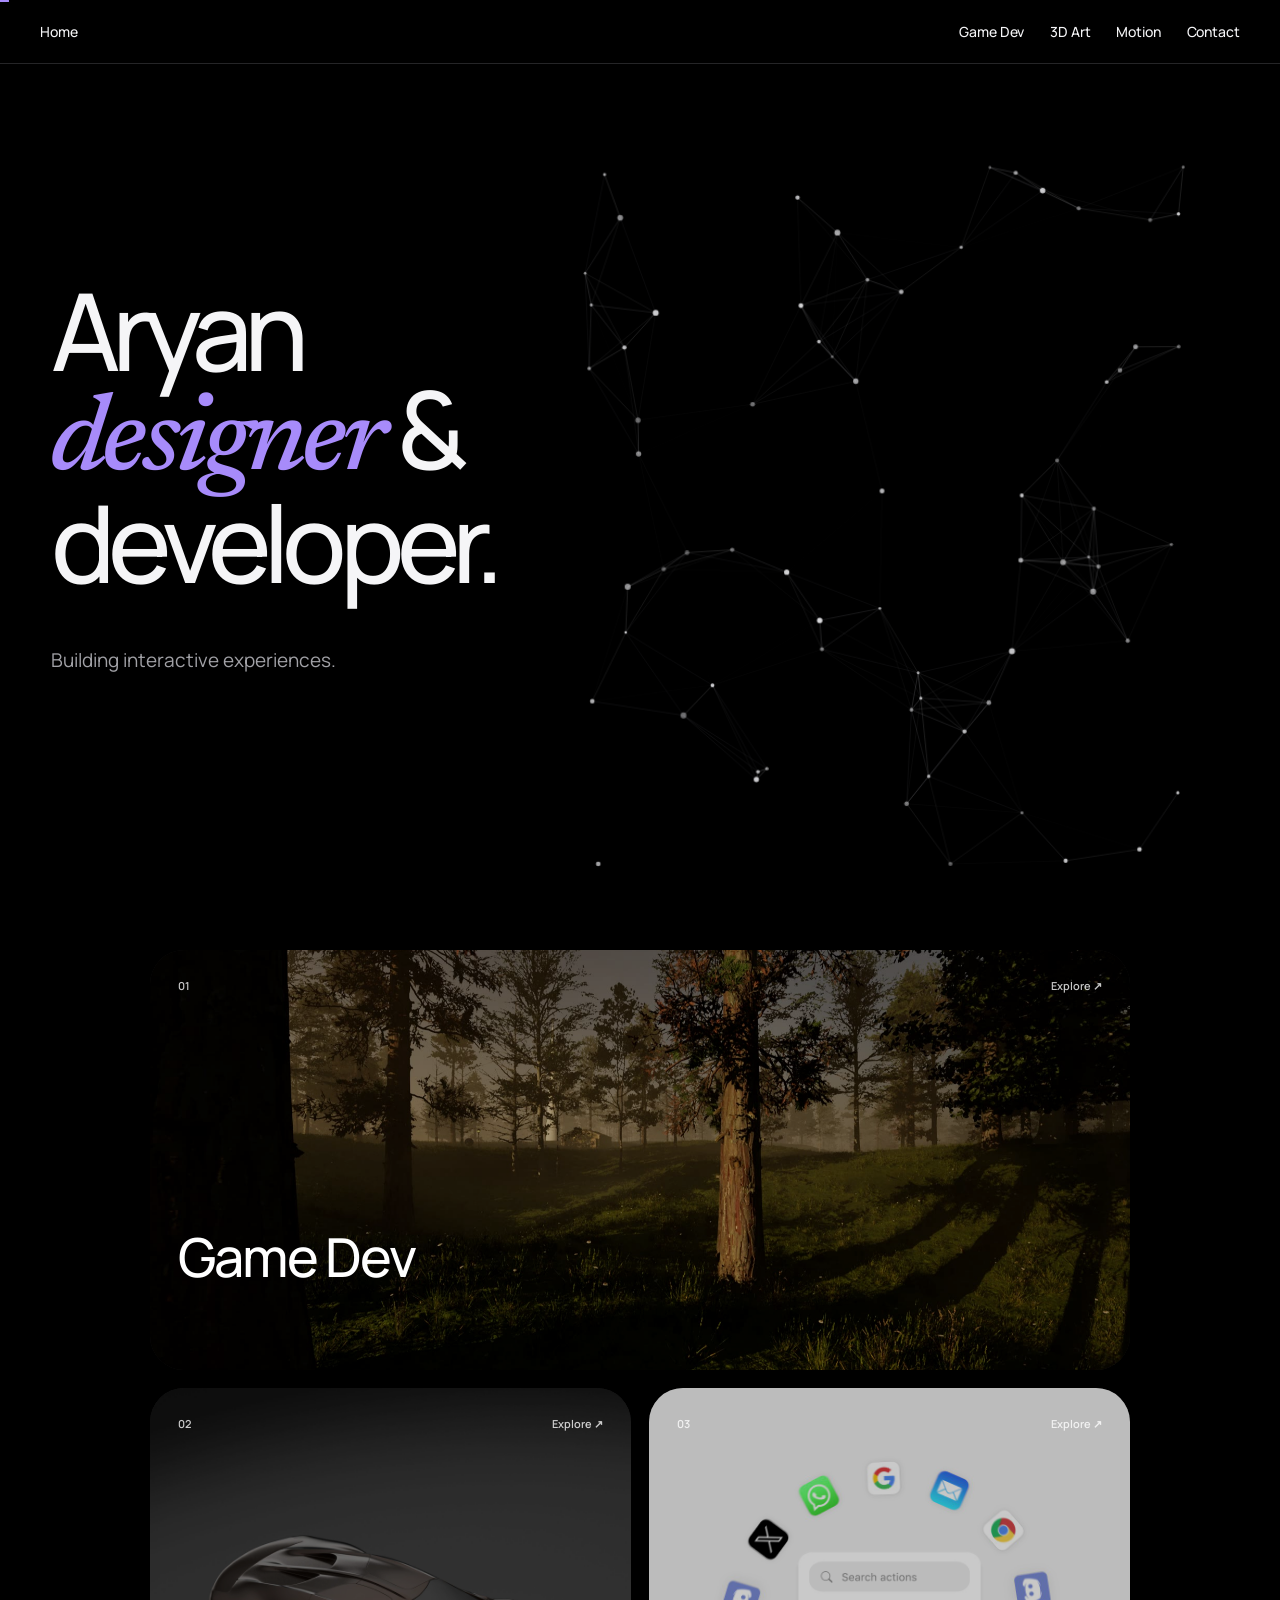
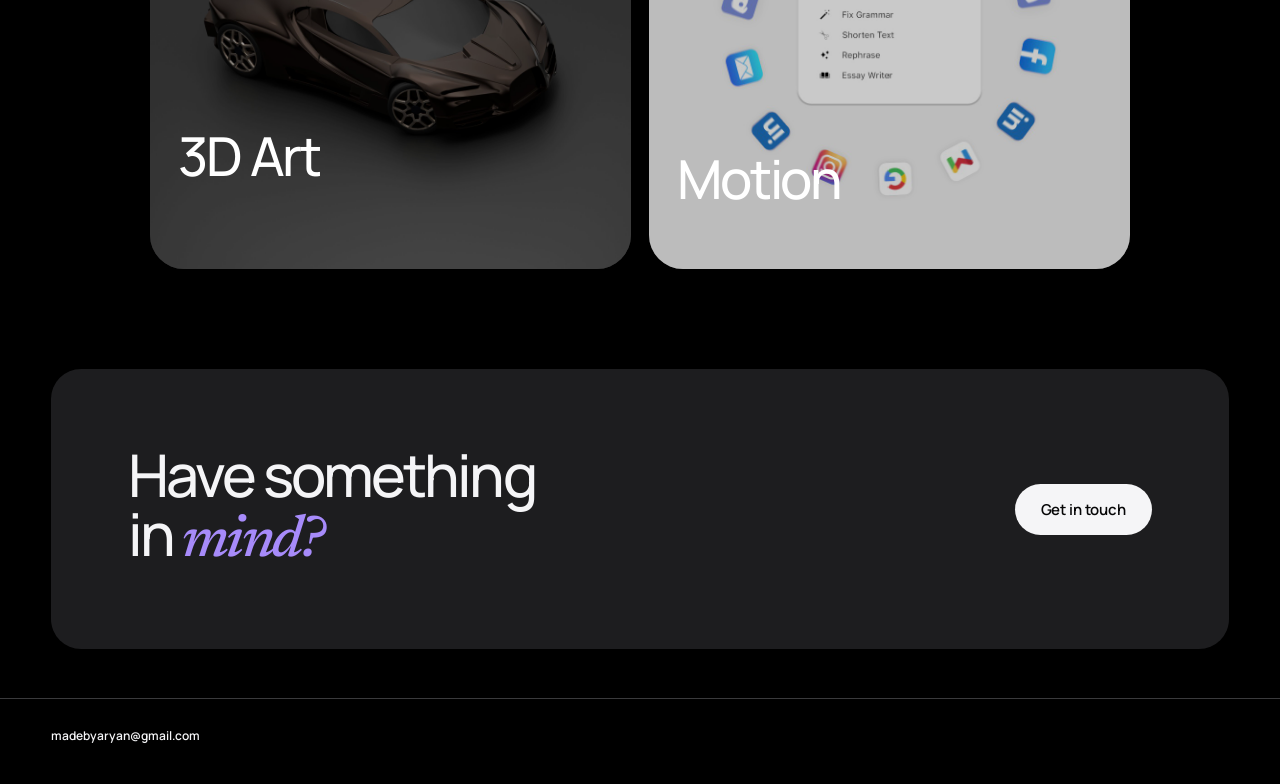
<file: index.html>
<!DOCTYPE html>
<html lang="en">
<head>
<meta charset="UTF-8">
<meta name="viewport" content="width=device-width, initial-scale=1.0">
<title>Aryan — Building Interactive Experiences</title>
<meta name="description" content="Portfolio of Aryan: game development, 3D art, motion graphics and video editing.">
<meta name="theme-color" content="#000000">
<link rel="icon" href="data:image/svg+xml,%3Csvg xmlns='http://www.w3.org/2000/svg' viewBox='0 0 64 64'%3E%3Crect width='64' height='64' rx='14' fill='%2317171a'/%3E%3Ctext x='32' y='44' font-family='system-ui' font-size='36' font-weight='700' fill='%23f5f5f7' text-anchor='middle'%3EA%3C/text%3E%3C/svg%3E">
<link rel="stylesheet" href="styles.css">
</head>
<body>
<a class="skip" href="#content">Skip to content</a>
<div class="scroll-progress" aria-hidden="true"></div>

<header class="site-nav" id="nav">
  <a href="index.html" class="home-link">Home</a>
  <nav class="top-nav" aria-label="Sections"><a href="game-dev.html">Game Dev</a><a href="3d-art.html">3D Art</a><a href="motion.html">Motion</a><a href="contact.html">Contact</a></nav>
</header>

<main id="content">
  <article class="page home">
    <div class="home-intro">
      <div class="hero-copy">
        <h1 class="hero-title" aria-label="Aryan — designer and developer">
          <span class="hero-line"><span>Aryan</span></span>
          <span class="hero-line"><span><em class="serif">designer</em> &amp;</span></span>
          <span class="hero-line"><span>developer.</span></span>
        </h1>
        <div class="hero-meta">
          <p class="hero-tagline">Building interactive experiences.</p>
        </div>
      </div>
      <div class="hero-canvas-wrap reveal" data-stagger="1" aria-hidden="true">
      </div>
    </div>

    <div class="practice-grid" id="work" aria-label="Portfolio sections">
      <a href="game-dev.html" class="practice reveal" data-stagger="0" data-lock-ratio>
        <div class="practice-visual"><img data-img="game-dev-card" src="assets/game-cabin-2.jpg" alt="Cabin viewed through trees with long evening shadows"></div>
        <div class="practice-top"><span>01</span><span>Explore &#8599;</span></div>
        <div><h2>Game Dev</h2><p class="practice-desc">An Unreal horror project documented system by system.</p></div>
      </a>
      <a href="3d-art.html" class="practice reveal" data-stagger="1">
        <div class="practice-visual"><img data-img="3d-art-card" src="assets/bugatti-render.jpg" alt="Bugatti Chiron 3D render"></div>
        <div class="practice-top"><span>02</span><span>Explore &#8599;</span></div>
        <div><h2>3D Art</h2><p class="practice-desc">Models, renders and process views.</p></div>
      </a>
      <a href="motion.html" class="practice reveal" data-stagger="2">
        <div class="practice-visual"><img data-img="motion-card" src="assets/typotab-thumbnail.jpg" alt="Typotab concept ad edit thumbnail"></div>
        <div class="practice-top"><span>03</span><span>Explore &#8599;</span></div>
        <div><h2>Motion</h2><p class="practice-desc">Concept pieces and edits.</p></div>
      </a>
    </div>

    <div class="cta-band reveal">
      <h2>Have something in <em class="serif">mind?</em></h2>
      <a class="btn btn-primary" href="contact.html">Get in touch</a>
    </div>
  </article>
</main>

<footer class="site-footer"><a href="mailto:madebyaryan@gmail.com">madebyaryan@gmail.com</a></footer>

<script src="content.js"></script>
<script src="app.js"></script>
</body>
</html>
</file>
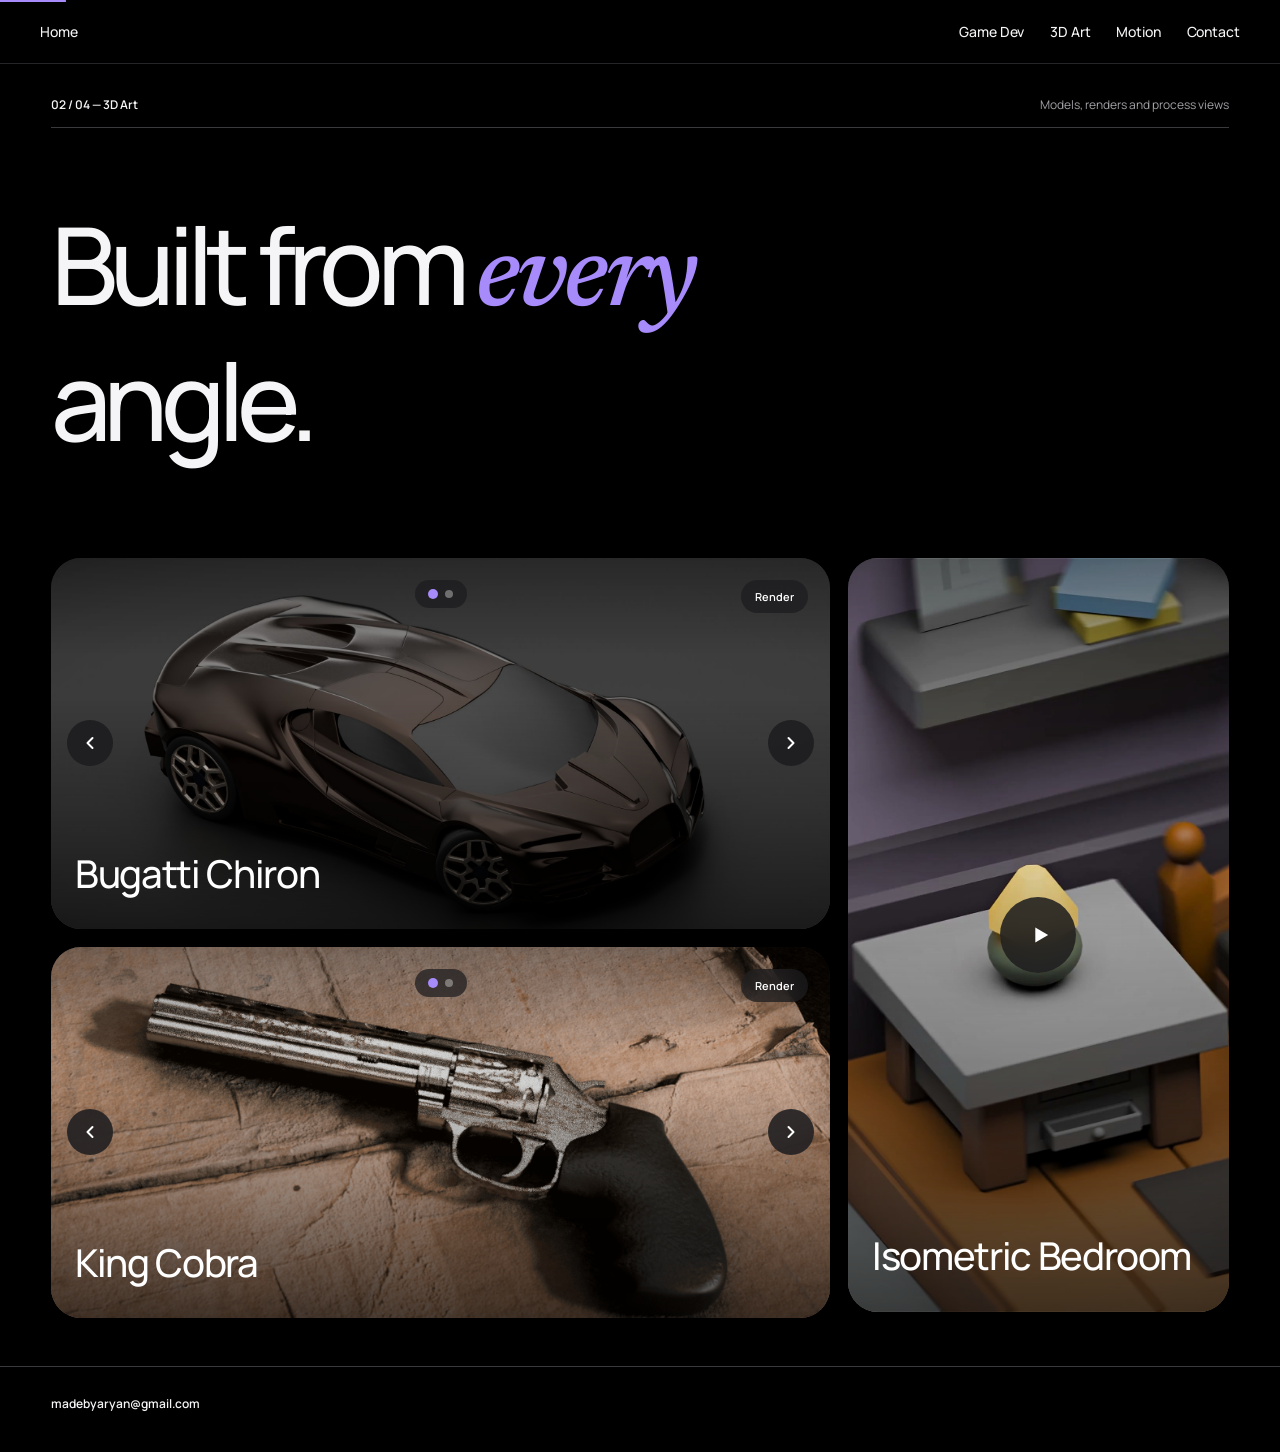
<file: 3d-art.html>
<!DOCTYPE html>
<html lang="en">
<head>
<meta charset="UTF-8">
<meta name="viewport" content="width=device-width, initial-scale=1.0">
<title>3D Art — Aryan</title>
<meta name="description" content="Aryan's 3D art: Bugatti Chiron, King Cobra revolver and Isometric Bedroom — models, renders and process views.">
<meta name="theme-color" content="#000000">
<link rel="icon" href="data:image/svg+xml,%3Csvg xmlns='http://www.w3.org/2000/svg' viewBox='0 0 64 64'%3E%3Crect width='64' height='64' rx='14' fill='%2317171a'/%3E%3Ctext x='32' y='44' font-family='system-ui' font-size='36' font-weight='700' fill='%23f5f5f7' text-anchor='middle'%3EA%3C/text%3E%3C/svg%3E">
<link rel="stylesheet" href="styles.css">
</head>
<body class="has-inline-video">
<a class="skip" href="#content">Skip to content</a>
<div class="scroll-progress" aria-hidden="true"></div>

<header class="site-nav" id="nav">
  <a href="index.html" class="home-link">Home</a>
  <nav class="top-nav" aria-label="Sections"><a href="game-dev.html">Game Dev</a><a href="3d-art.html">3D Art</a><a href="motion.html">Motion</a><a href="contact.html">Contact</a></nav>
</header>

<main id="content">
  <article class="page">
    <div class="page-index"><strong>02 / 04 &mdash; 3D Art</strong><span>Models, renders and process views</span></div>
    <div class="split-head">
      <h1>Built from <em class="serif">every</em> angle.</h1>
    </div>

    <div class="bento">
      <div class="btile b-media reveal art-feat" data-carousel data-ratio="1" data-stagger="0">
        <div class="ct-viewport">
          <div class="ct-track">
            <figure class="ct-slide" data-label="Render"><img data-img="bugatti-render" src="assets/bugatti-render.jpg" alt="Bugatti Chiron render" loading="lazy"></figure>
            <figure class="ct-slide" data-label="Wireframe"><img data-img="bugatti-wireframe" src="assets/bugatti-wireframe.jpg" alt="Bugatti Chiron wireframe" loading="lazy"></figure>
          </div>
        </div>
        <div class="btile-scrim"></div>
        <div class="btile-head"><span class="ct-label-pill">Render</span></div>
        <button class="ct-btn ct-prev" aria-label="Previous view"><svg viewBox="0 0 24 24" width="20" height="20" fill="none" stroke="currentColor" stroke-width="2.4" stroke-linecap="round" stroke-linejoin="round"><path d="M15 18l-6-6 6-6"/></svg></button>
        <button class="ct-btn ct-next" aria-label="Next view"><svg viewBox="0 0 24 24" width="20" height="20" fill="none" stroke="currentColor" stroke-width="2.4" stroke-linecap="round" stroke-linejoin="round"><path d="M9 6l6 6-6 6"/></svg></button>
        <div class="ct-dots"></div>
        <div class="btile-foot"><h3>Bugatti Chiron</h3><div class="btile-glide"><p>Bugatti Chiron modelled and textured in Blender.</p><div class="tile-tags"><i>Blender</i><i>3D Modelling</i></div></div></div>
      </div>
      <div class="btile b-media reveal art-tall" data-inline-video data-lock-ratio data-stagger="1">
        <video data-video="bedroom-video" data-img="bedroom-poster" src="assets/miniature-bedroom-muted.mp4" poster="assets/miniature-bedroom-poster.jpg" muted loop playsinline preload="none"></video>
        <button class="play-icon" aria-label="Play video"><svg viewBox="0 0 24 24" fill="currentColor" aria-hidden="true"><path d="M8 5.5v13l11-6.5z"/></svg></button>
        <button class="expand-btn" aria-label="Play video large"><svg viewBox="0 0 24 24" fill="none" stroke="currentColor" stroke-width="2" stroke-linecap="round" stroke-linejoin="round" aria-hidden="true"><path d="M15 3h6v6M9 21H3v-6M21 3l-7 7M3 21l7-7"/></svg></button>
        <div class="btile-scrim"></div>
        <div class="btile-foot"><h3>Isometric Bedroom</h3><div class="btile-glide"><p>Modelled and textured in Blender, video edited in After Effects.</p><div class="tile-tags"><i>Blender</i><i>3D Modelling</i><i>Texturing</i></div></div></div>
      </div>
      <div class="btile b-media reveal art-feat" data-carousel data-ratio="1" data-stagger="2">
        <div class="ct-viewport">
          <div class="ct-track">
            <figure class="ct-slide" data-label="Render"><img data-img="cobra-render" src="assets/revolver-render.png" alt="King Cobra render" loading="lazy"></figure>
            <figure class="ct-slide" data-label="Wireframe"><img data-img="cobra-wireframe" src="assets/revolver-wireframe.png" alt="King Cobra wireframe" loading="lazy"></figure>
          </div>
        </div>
        <div class="btile-scrim"></div>
        <div class="btile-head"><span class="ct-label-pill">Render</span></div>
        <button class="ct-btn ct-prev" aria-label="Previous view"><svg viewBox="0 0 24 24" width="20" height="20" fill="none" stroke="currentColor" stroke-width="2.4" stroke-linecap="round" stroke-linejoin="round"><path d="M15 18l-6-6 6-6"/></svg></button>
        <button class="ct-btn ct-next" aria-label="Next view"><svg viewBox="0 0 24 24" width="20" height="20" fill="none" stroke="currentColor" stroke-width="2.4" stroke-linecap="round" stroke-linejoin="round"><path d="M9 6l6 6-6 6"/></svg></button>
        <div class="ct-dots"></div>
        <div class="btile-foot"><h3>King Cobra</h3><div class="btile-glide"><p>King Cobra revolver modelled in Blender.</p><div class="tile-tags"><i>Blender</i><i>3D Modelling</i></div></div></div>
      </div>
    </div>
  </article>
</main>

<footer class="site-footer"><a href="mailto:madebyaryan@gmail.com">madebyaryan@gmail.com</a></footer>


<div class="videobox" id="videobox" role="dialog" aria-modal="true" aria-label="Video viewer">
  <video class="vb-video" controls playsinline preload="none"></video>
  <button class="vb-btn vb-close" aria-label="Close viewer"><svg viewBox="0 0 24 24" fill="none" stroke="currentColor" stroke-width="2" stroke-linecap="round"><path d="M6 6l12 12M18 6L6 18"/></svg></button>
  <button class="vb-btn vb-prev" aria-label="Previous video"><svg viewBox="0 0 24 24" fill="none" stroke="currentColor" stroke-width="2" stroke-linecap="round" stroke-linejoin="round"><path d="M15 5l-7 7 7 7"/></svg></button>
  <button class="vb-btn vb-next" aria-label="Next video"><svg viewBox="0 0 24 24" fill="none" stroke="currentColor" stroke-width="2" stroke-linecap="round" stroke-linejoin="round"><path d="M9 5l7 7-7 7"/></svg></button>
  <span class="vb-count">1 / 1</span>
</div>

<script src="content.js"></script>
<script src="app.js"></script>
</body>
</html>
</file>
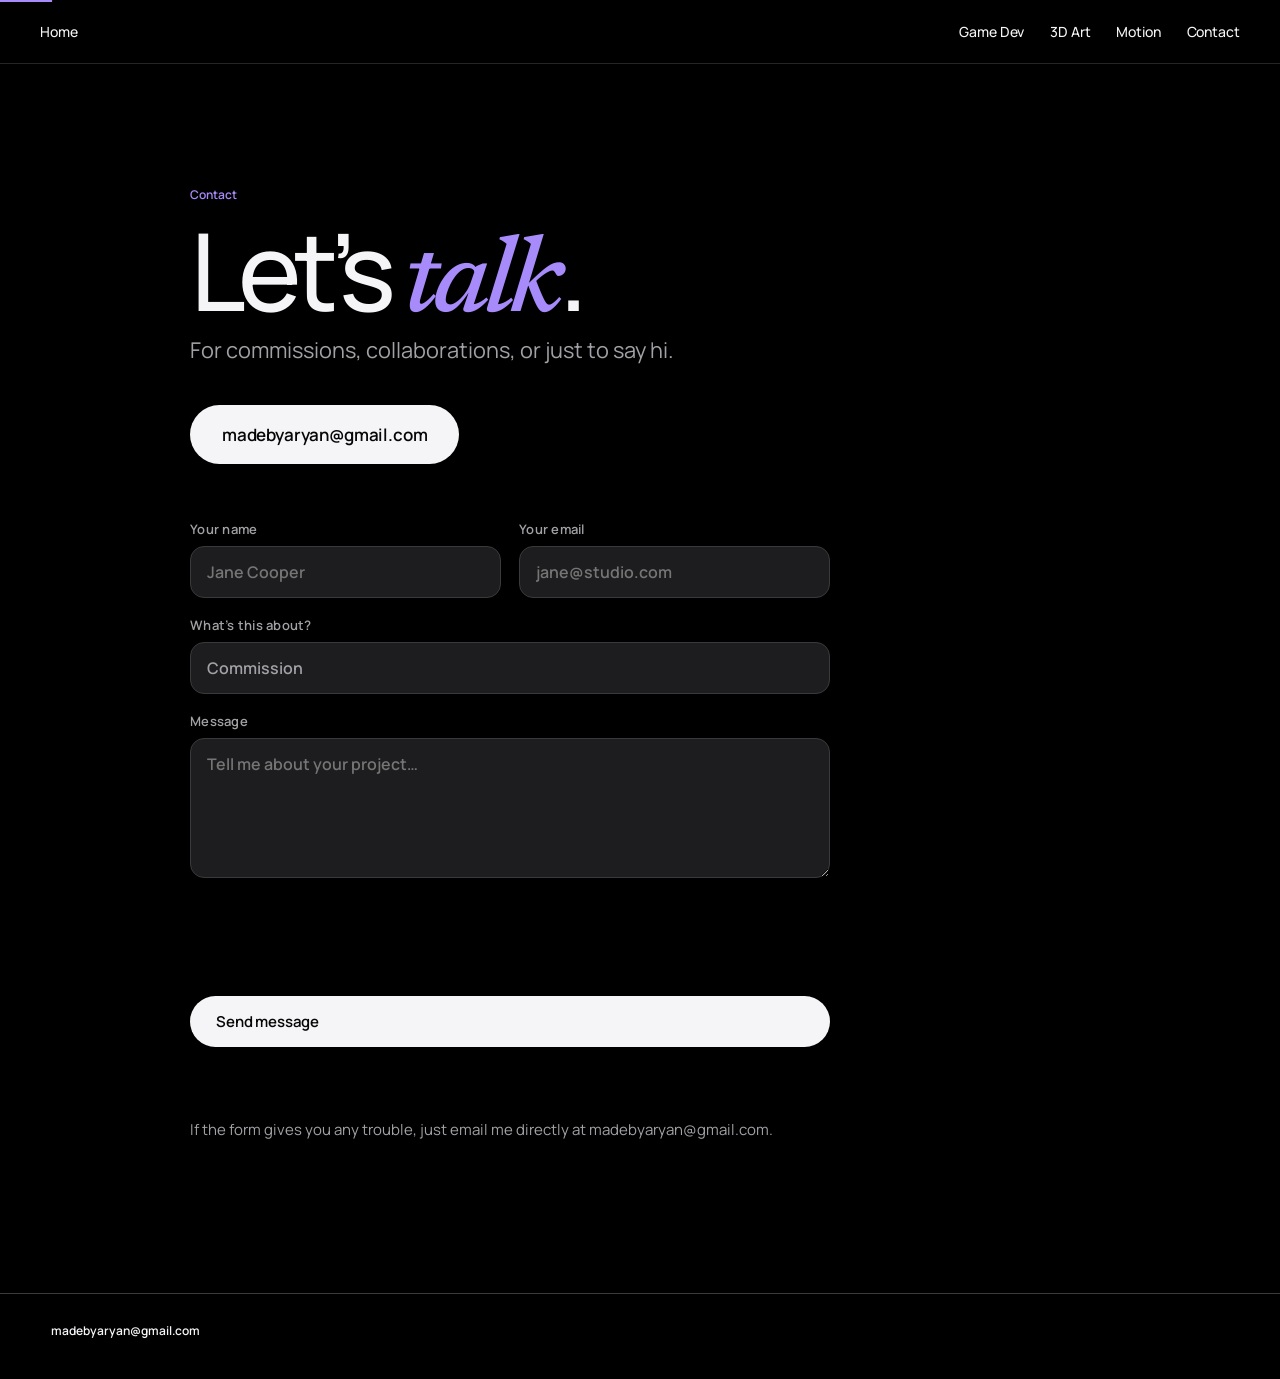
<file: contact.html>
<!DOCTYPE html>
<html lang="en">
<head>
<meta charset="UTF-8">
<meta name="viewport" content="width=device-width, initial-scale=1.0">
<title>Contact — Aryan</title>
<meta name="description" content="Get in touch with Aryan for commissions and collaborations.">
<meta name="theme-color" content="#000000">
<link rel="icon" href="data:image/svg+xml,%3Csvg xmlns='http://www.w3.org/2000/svg' viewBox='0 0 64 64'%3E%3Crect width='64' height='64' rx='14' fill='%2317171a'/%3E%3Ctext x='32' y='44' font-family='system-ui' font-size='36' font-weight='700' fill='%23f5f5f7' text-anchor='middle'%3EA%3C/text%3E%3C/svg%3E">
<link rel="stylesheet" href="styles.css">
</head>
<body>
<a class="skip" href="#content">Skip to content</a>
<div class="scroll-progress" aria-hidden="true"></div>

<header class="site-nav" id="nav">
  <a href="index.html" class="home-link">Home</a>
  <nav class="top-nav" aria-label="Sections"><a href="game-dev.html">Game Dev</a><a href="3d-art.html">3D Art</a><a href="motion.html">Motion</a><a href="contact.html">Contact</a></nav>
</header>

<main id="content">
  <article class="page">
    <div class="contact-wrap">
      <p class="eyebrow reveal">Contact</p>
      <h1 class="reveal" data-stagger="1">Let&rsquo;s <em class="serif">talk</em>.</h1>
      <p class="lede reveal" data-stagger="2">For commissions, collaborations, or just to say hi.</p>
      <div class="reveal" data-stagger="3">
        <a class="btn btn-primary btn-lg" href="mailto:madebyaryan@gmail.com">madebyaryan@gmail.com</a>
      </div>
      <form id="contact-form" class="contact-form reveal" data-stagger="4" novalidate>
        <input type="hidden" name="access_key" value="848eaf3f-4870-4f84-830b-10a0a1819dd4">
        <input type="hidden" name="subject" value="New inquiry from portfolio contact form">
        <input type="hidden" name="from_name" value="Portfolio contact form">
        <input type="checkbox" name="botcheck" class="botcheck" tabindex="-1" autocomplete="off" aria-hidden="true">
        <div class="form-row">
          <label>Your name<input type="text" name="name" required autocomplete="name" placeholder="Jane Cooper"></label>
          <label>Your email<input type="email" name="email" required autocomplete="email" placeholder="jane@studio.com"></label>
        </div>
        <label>What&rsquo;s this about?
          <select name="topic">
            <option>Commission</option>
            <option>Collaboration</option>
            <option>Just saying hi</option>
          </select>
        </label>
        <label>Message<textarea name="message" rows="5" required placeholder="Tell me about your project&hellip;"></textarea></label>
        <div class="h-captcha" data-captcha="true" data-theme="dark"></div>
        <button class="btn btn-primary" type="submit">Send message</button>
        <p class="form-status" role="status" aria-live="polite"></p>
      </form>
      <p class="form-fallback reveal" data-stagger="5">If the form gives you any trouble, just email me directly at <a href="mailto:madebyaryan@gmail.com">madebyaryan@gmail.com</a>.</p>
    </div>
  </article>
</main>

<footer class="site-footer"><a href="mailto:madebyaryan@gmail.com">madebyaryan@gmail.com</a></footer>

<script src="content.js"></script>
<script src="app.js"></script>
<script src="https://web3forms.com/client/script.js" async defer></script>
</body>
</html>
</file>
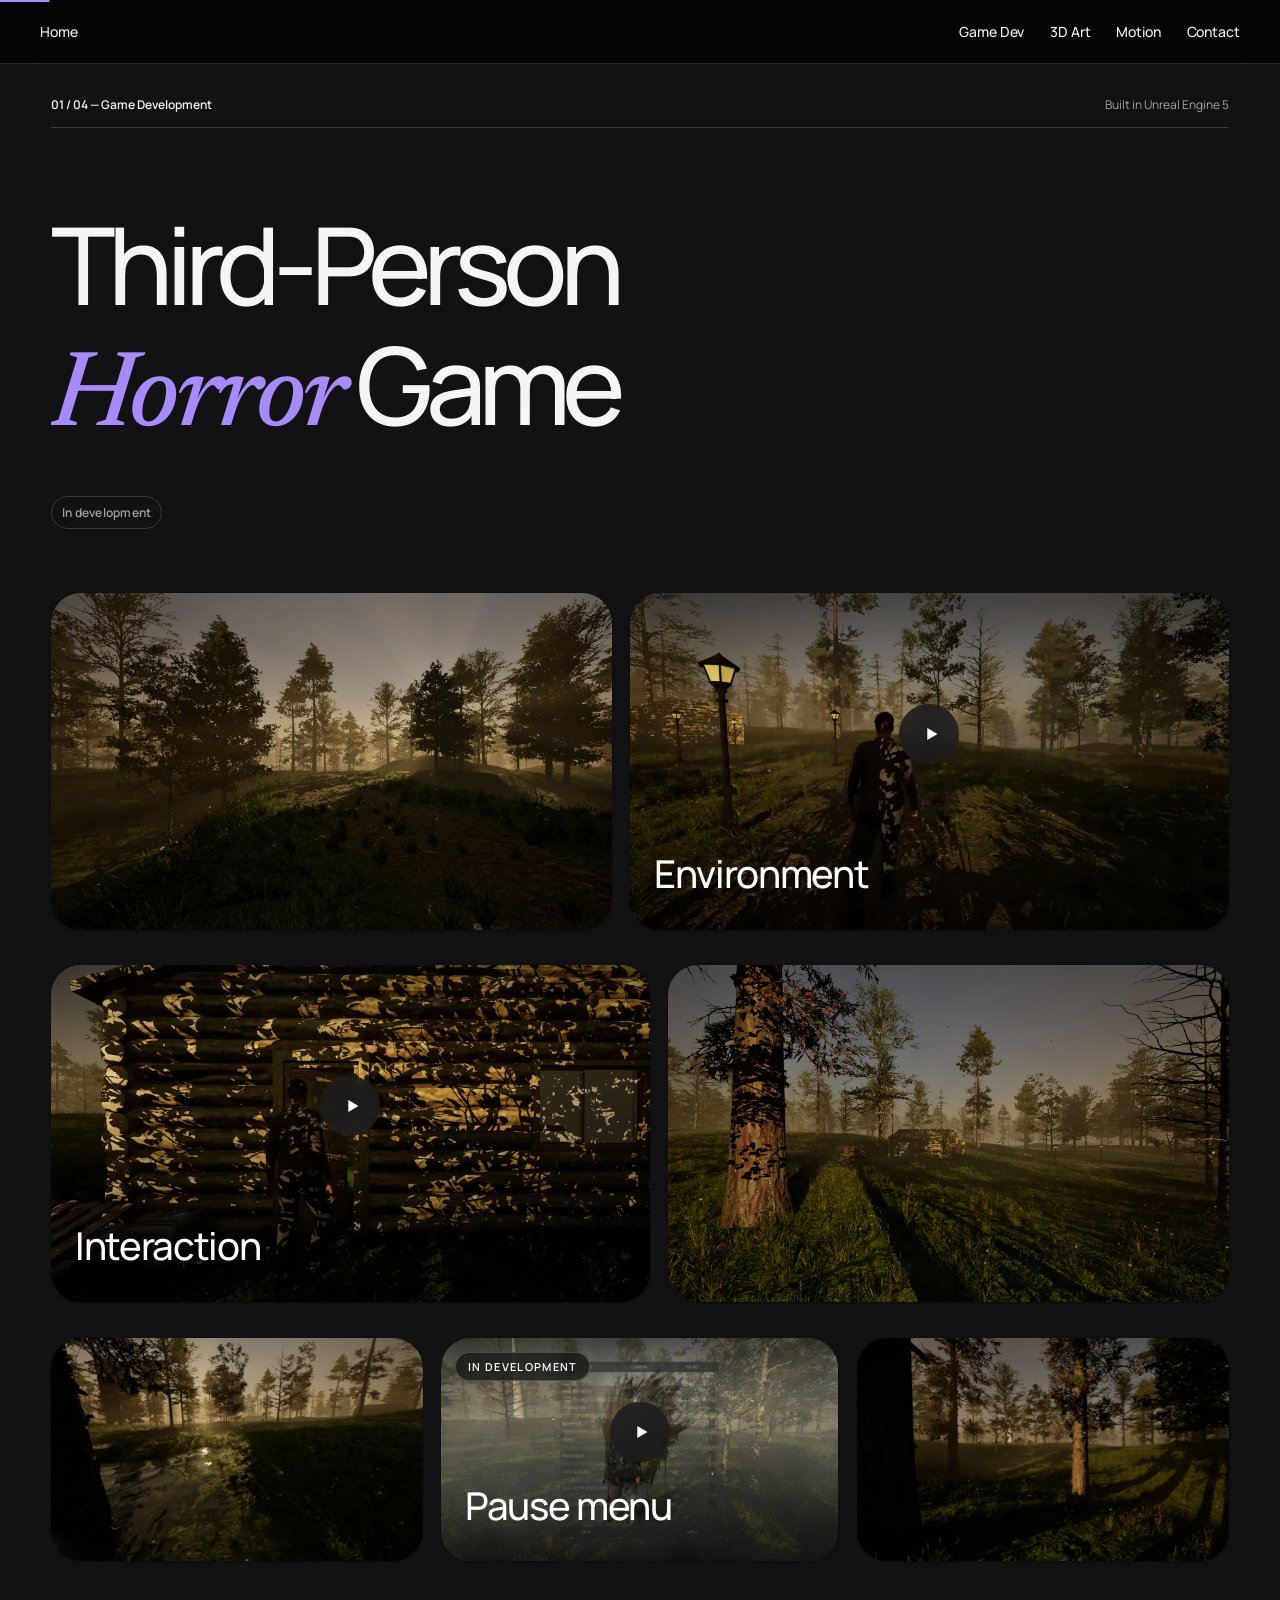
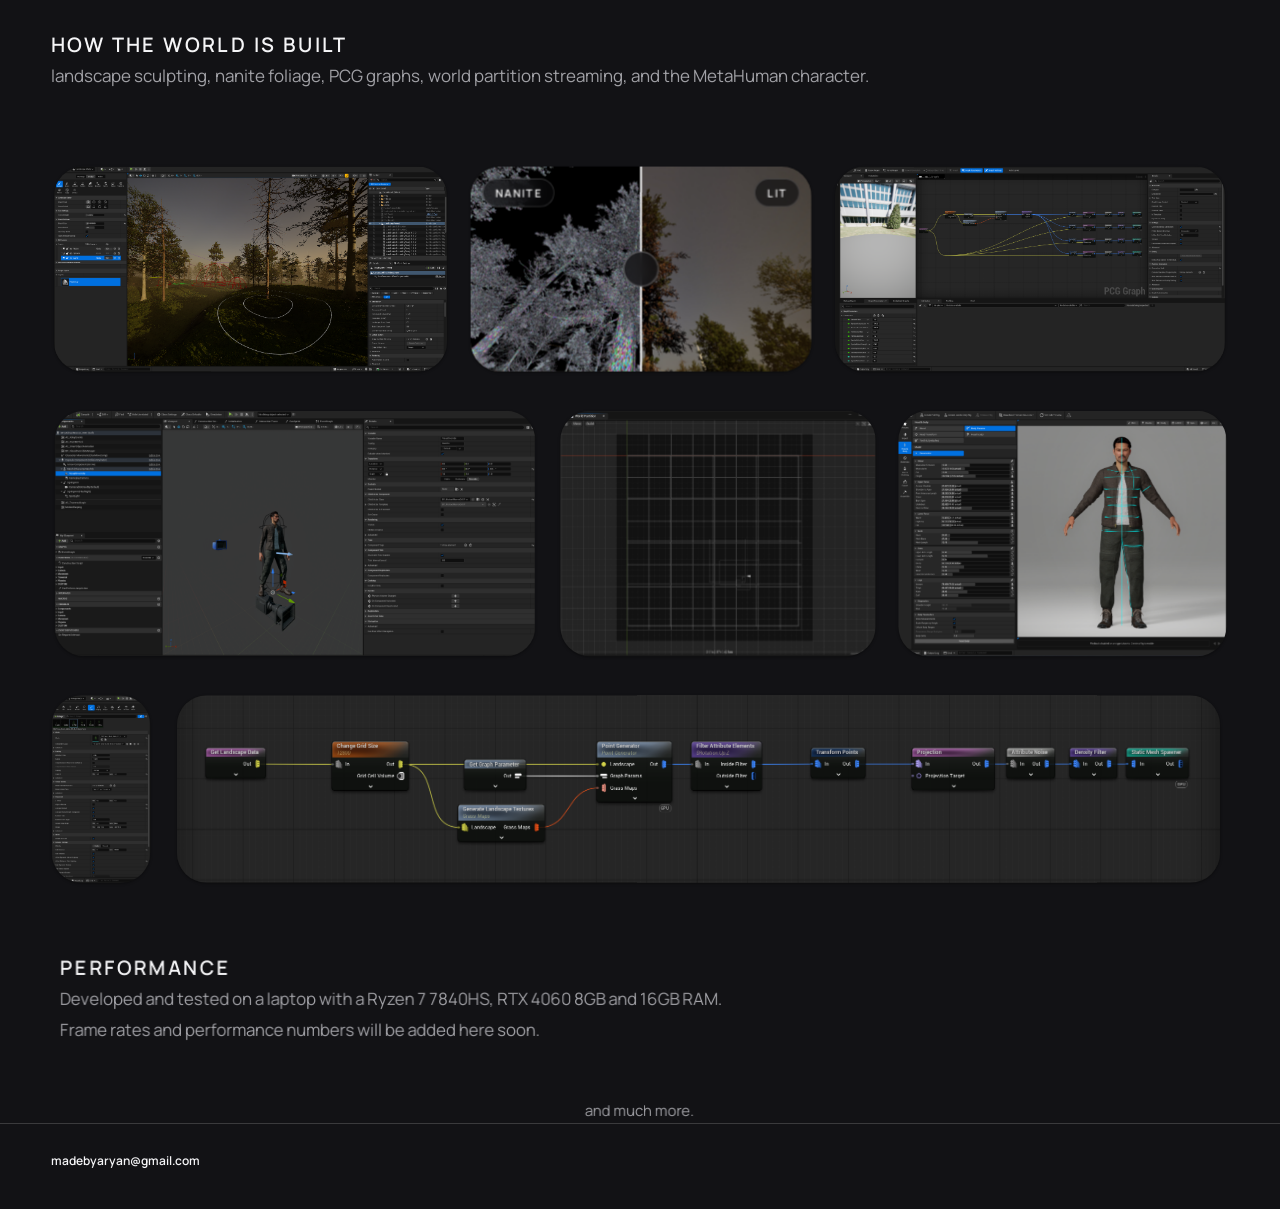
<file: game-dev.html>
<!DOCTYPE html>
<html lang="en">
<head>
<meta charset="UTF-8">
<meta name="viewport" content="width=device-width, initial-scale=1.0">
<title>Game Dev — Aryan</title>
<meta name="description" content="Aryan's horror game, in development in Unreal Engine 5: gameplay captures.">
<meta name="theme-color" content="#000000">
<link rel="icon" href="data:image/svg+xml,%3Csvg xmlns='http://www.w3.org/2000/svg' viewBox='0 0 64 64'%3E%3Crect width='64' height='64' rx='14' fill='%2317171a'/%3E%3Ctext x='32' y='44' font-family='system-ui' font-size='36' font-weight='700' fill='%23f5f5f7' text-anchor='middle'%3EA%3C/text%3E%3C/svg%3E">
<link rel="stylesheet" href="styles.css">
</head>
<body class="page-game has-inline-video">
<a class="skip" href="#content">Skip to content</a>
<div class="scroll-progress" aria-hidden="true"></div>

<header class="site-nav" id="nav">
  <a href="index.html" class="home-link">Home</a>
  <nav class="top-nav" aria-label="Sections"><a href="game-dev.html">Game Dev</a><a href="3d-art.html">3D Art</a><a href="motion.html">Motion</a><a href="contact.html">Contact</a></nav>
</header>

<main id="content">
  <article class="page">
    <div class="page-index"><strong>01 / 04 &mdash; Game Development</strong><span>Built in Unreal Engine 5</span></div>
    <div class="split-head">
      <h1>Third-Person <em class="serif">Horror</em> Game</h1>
    </div>
    <p class="head-chip reveal"><span class="chip chip-lg">In development</span></p>

    <div class="bento">
      <div class="uj-row">
      <div class="btile b-media reveal still uj-tile" style="--r:1.6667" data-lightbox="0" data-lock-ratio tabindex="0" role="button" aria-label="View screenshot: sunlit forest path" data-stagger="0">
                    <img data-img="game-forest-path" src="assets/game-forest-path.jpg" alt="Sunlit forest path in the Unreal horror game">
                  </div>
      <div class="btile b-media reveal uj-tile" style="--r:1.7778" data-inline-video data-lock-ratio data-stagger="1">
                    <video data-video="gameplay-forest-walk-video" data-img="gameplay-forest-walk" src="assets/gameplay-forest-walk.mp4" poster="assets/gameplay-forest-walk.jpg" loop playsinline preload="none"></video>
                    <button class="play-icon" aria-label="Play video"><svg viewBox="0 0 24 24" fill="currentColor" aria-hidden="true"><path d="M8 5.5v13l11-6.5z"/></svg></button>
                    <button class="expand-btn" aria-label="Play video large"><svg viewBox="0 0 24 24" fill="none" stroke="currentColor" stroke-width="2" stroke-linecap="round" stroke-linejoin="round" aria-hidden="true"><path d="M15 3h6v6M9 21H3v-6M21 3l-7 7M3 21l7-7"/></svg></button>
                    <div class="btile-scrim"></div>
                    <div class="btile-foot"><h3>Environment</h3><div class="btile-glide"><p>Third-person walk through the forest at dusk.</p><div class="tile-tags"><i>Unreal Engine</i><i>Gameplay</i></div></div></div>
                  </div>
      </div>

      <div class="uj-row">
      <div class="btile b-media reveal uj-tile" style="--r:1.7778" data-inline-video data-lock-ratio data-stagger="2">
                    <video data-video="gameplay-cabin-entry-video" data-img="gameplay-cabin-entry" src="assets/gameplay-cabin-entry.mp4" poster="assets/gameplay-cabin-entry.jpg" loop playsinline preload="none"></video>
                    <button class="play-icon" aria-label="Play video"><svg viewBox="0 0 24 24" fill="currentColor" aria-hidden="true"><path d="M8 5.5v13l11-6.5z"/></svg></button>
                    <button class="expand-btn" aria-label="Play video large"><svg viewBox="0 0 24 24" fill="none" stroke="currentColor" stroke-width="2" stroke-linecap="round" stroke-linejoin="round" aria-hidden="true"><path d="M15 3h6v6M9 21H3v-6M21 3l-7 7M3 21l7-7"/></svg></button>
                    <div class="btile-scrim"></div>
                    <div class="btile-foot"><h3>Interaction</h3><div class="btile-glide"><p>Approaching and entering the log cabin.</p><div class="tile-tags"><i>Unreal Engine</i><i>Gameplay</i></div></div></div>
                  </div>
      <div class="btile b-media reveal still uj-tile" style="--r:1.6667" data-lightbox="1" data-lock-ratio tabindex="0" role="button" aria-label="View screenshot: log cabin clearing" data-stagger="3">
                    <img data-img="game-cabin" src="assets/game-cabin.jpg" alt="Log cabin in a foggy forest clearing">
                  </div>
      </div>

      <div class="uj-row">
      <div class="btile b-media reveal still uj-tile" style="--r:1.6667" data-lightbox="2" data-lock-ratio tabindex="0" role="button" aria-label="View screenshot: lakeshore at dawn" data-stagger="4">
                    <img data-img="game-lake" src="assets/game-lake.jpg" alt="Lakeshore with reeds at dawn">
                  </div>
      <div class="btile b-media reveal uj-tile" style="--r:1.7778" data-inline-video data-lock-ratio data-stagger="5">
                    <video data-video="gameplay-pause-menu-video" data-img="gameplay-pause-menu" src="assets/gameplay-pause-menu.mp4" poster="assets/gameplay-pause-menu.jpg" loop playsinline preload="none"></video>
                    <button class="play-icon" aria-label="Play video"><svg viewBox="0 0 24 24" fill="currentColor" aria-hidden="true"><path d="M8 5.5v13l11-6.5z"/></svg></button>
                    <button class="expand-btn" aria-label="Play video large"><svg viewBox="0 0 24 24" fill="none" stroke="currentColor" stroke-width="2" stroke-linecap="round" stroke-linejoin="round" aria-hidden="true"><path d="M15 3h6v6M9 21H3v-6M21 3l-7 7M3 21l7-7"/></svg></button>
                    <span class="tile-wip">In development</span>
                    <div class="btile-scrim"></div>
                    <div class="btile-foot"><h3>Pause menu</h3><div class="btile-glide"><p>Still in development — the design and settings aren't finished yet.</p><div class="tile-tags"><i>Unreal Engine</i><i>Gameplay</i></div></div></div>
                  </div>
      <div class="btile b-media reveal still uj-tile" style="--r:1.6667" data-lightbox="3" data-lock-ratio tabindex="0" role="button" aria-label="View screenshot: cabin at dusk" data-stagger="6">
                    <img data-img="game-cabin-2" src="assets/game-cabin-2.jpg" alt="Cabin viewed through trees with long evening shadows">
                  </div>
      </div>



      <div class="section-head-row reveal">
        <h2 class="section-label">How the world is built</h2>
      </div>
      <p class="uh-intro reveal">landscape sculpting, nanite foliage, PCG graphs, world partition streaming, and the MetaHuman character.</p>

      <div class="uj-row">
      <div class="btile b-media reveal uj-tile" style="--r:1.9219" data-lightbox="4" data-lock-ratio tabindex="0" role="button" aria-label="View capture: landscape sculpting" data-title="Landscape" data-desc="created base using height map, then sculpted over using landscape mode" data-stagger="7">
                    <img data-img="underhood-sculpt" src="assets/underhood-landscape-sculpt.png" alt="Landscape sculpt mode with the brush ring on the terrain">
                  </div>
      <div class="btile b-media cmp reveal uj-tile" style="--r:1.6678" data-compare data-lock-ratio data-stagger="8">
                    <img data-img="underhood-trees-lit" src="assets/underhood-trees-lit.jpg" alt="Forest trees in the lit viewport">
                    <img class="cmp-after" data-img="underhood-trees-nanite" src="assets/underhood-trees-nanite.jpg" alt="Same view in Nanite triangle visualization">
                    <span class="cmp-tag cmp-tag-a" aria-hidden="true">Nanite</span>
                    <span class="cmp-tag cmp-tag-b" aria-hidden="true">Lit</span>
                    <span class="cmp-handle" aria-hidden="true"></span>
                    <input class="cmp-range" type="range" min="0" max="100" value="50" aria-label="Drag to compare the lit view with the Nanite triangle visualization">
                  </div>
      <div class="btile b-media reveal uj-tile" style="--r:1.9089" data-lightbox="5" data-lock-ratio tabindex="0" role="button" aria-label="View capture: PCG grass graph" data-title="PCG grass graph" data-desc="Grass spawned through the point generator, with noise for spread and projection for alignment, finished by the static mesh spawner." data-stagger="9">
                    <img data-img="underhood-pcg-graph" src="assets/underhood-pcg-graph.png" alt="PCG graph driving grass parameters and culling">
                  </div>
      </div>



      <div class="uj-row">
      <div class="btile b-media reveal uj-tile" style="--r:1.9601" data-lightbox="6" data-lock-ratio tabindex="0" role="button" aria-label="View capture: GASP character blueprint" data-title="GASP" data-desc="Epic's most recent GASP5.8, using the character CMC, overlay states for story animations in progress" data-stagger="10">
                    <img data-img="underhood-gasp" src="assets/underhood-gasp-blueprint.png" alt="Character blueprint with the movement component and GASP visual override">
                  </div>
      <div class="btile b-media reveal uj-tile" style="--r:1.2857" data-lightbox="7" data-lock-ratio tabindex="0" role="button" aria-label="View capture: World Partition grid" data-title="World Partition" data-desc="World streamed in cells around the player." data-stagger="11">
                    <img data-img="underhood-world" src="assets/underhood-world-partition.png" alt="World Partition streaming grid over the landscape">
                  </div>
      <div class="btile b-media reveal uj-tile" style="--r:1.3358" data-lightbox="8" data-lock-ratio tabindex="0" role="button" aria-label="View capture: clothed MetaHuman" data-title="MetaHuman" data-desc="created with unreal's meta human plugin, wearing a clothing asset from fab under standard license" data-stagger="12">
                    <img data-img="underhood-metahuman" src="assets/underhood-metahuman.png" alt="Clothed MetaHuman character in the editor">
                  </div>
      </div>

      <div class="uj-row">
      <div class="btile b-media reveal uj-tile" style="--r:0.5281" data-lightbox="9" data-lock-ratio tabindex="0" role="button" aria-label="View capture: foliage tool settings" data-title="Foliage tool" data-desc="used for tree scattering with distance culling" data-stagger="13">
                    <img data-img="underhood-foliage" src="assets/underhood-foliage-tool.png" alt="Foliage tool: tree types, instance counts and cull distance">
                  </div>
      <div class="btile b-media reveal uj-tile" style="--r:5.5819" data-lightbox="10" data-lock-ratio tabindex="0" role="button" aria-label="View capture: PCG core logic" data-title="PCG core logic" data-desc="Close-up of the core chain: landscape data → density filter → spawner." data-stagger="14">
                    <img data-img="underhood-pcg-core" src="assets/underhood-pcg-core.png" alt="PCG core logic close-up: landscape data to density filter to spawner">
                  </div>
      </div>

      <!-- Performance: machine specs up front; real numbers once measured -->
      <div class="section-head-row reveal">
        <h2 class="section-label">Performance</h2>
      </div>
      <p class="uh-intro reveal">Developed and tested on a laptop with a Ryzen 7 7840HS, RTX 4060 8GB and 16GB RAM.</p>
      <p class="uh-intro reveal">Frame rates and performance numbers will be added here soon.</p>

      <p class="end-note reveal">and much more.</p>

    </div>
  </article>
</main>

<footer class="site-footer"><a href="mailto:madebyaryan@gmail.com">madebyaryan@gmail.com</a></footer>

<div class="lightbox" id="lightbox" role="dialog" aria-modal="true" aria-label="Screenshot viewer">
  <img class="lb-img" alt="">
  <div class="lb-cap"><strong class="lb-title"></strong><span class="lb-desc"></span></div>
  <button class="lb-btn lb-close" aria-label="Close viewer"><svg viewBox="0 0 24 24" fill="none" stroke="currentColor" stroke-width="2" stroke-linecap="round"><path d="M6 6l12 12M18 6L6 18"/></svg></button>
  <button class="lb-btn lb-prev" aria-label="Previous screenshot"><svg viewBox="0 0 24 24" fill="none" stroke="currentColor" stroke-width="2" stroke-linecap="round" stroke-linejoin="round"><path d="M15 5l-7 7 7 7"/></svg></button>
  <button class="lb-btn lb-next" aria-label="Next screenshot"><svg viewBox="0 0 24 24" fill="none" stroke="currentColor" stroke-width="2" stroke-linecap="round" stroke-linejoin="round"><path d="M9 5l7 7-7 7"/></svg></button>
  <span class="lb-count">1 / 4</span>
</div>
<div class="videobox" id="videobox" role="dialog" aria-modal="true" aria-label="Video viewer">
  <video class="vb-video" controls playsinline preload="none"></video>
  <button class="vb-btn vb-close" aria-label="Close viewer"><svg viewBox="0 0 24 24" fill="none" stroke="currentColor" stroke-width="2" stroke-linecap="round"><path d="M6 6l12 12M18 6L6 18"/></svg></button>
  <button class="vb-btn vb-prev" aria-label="Previous video"><svg viewBox="0 0 24 24" fill="none" stroke="currentColor" stroke-width="2" stroke-linecap="round" stroke-linejoin="round"><path d="M15 5l-7 7 7 7"/></svg></button>
  <button class="vb-btn vb-next" aria-label="Next video"><svg viewBox="0 0 24 24" fill="none" stroke="currentColor" stroke-width="2" stroke-linecap="round" stroke-linejoin="round"><path d="M9 5l7 7-7 7"/></svg></button>
  <span class="vb-count">1 / 1</span>
</div>


<script src="content.js"></script>
<script src="app.js"></script>
</body>
</html>
</file>
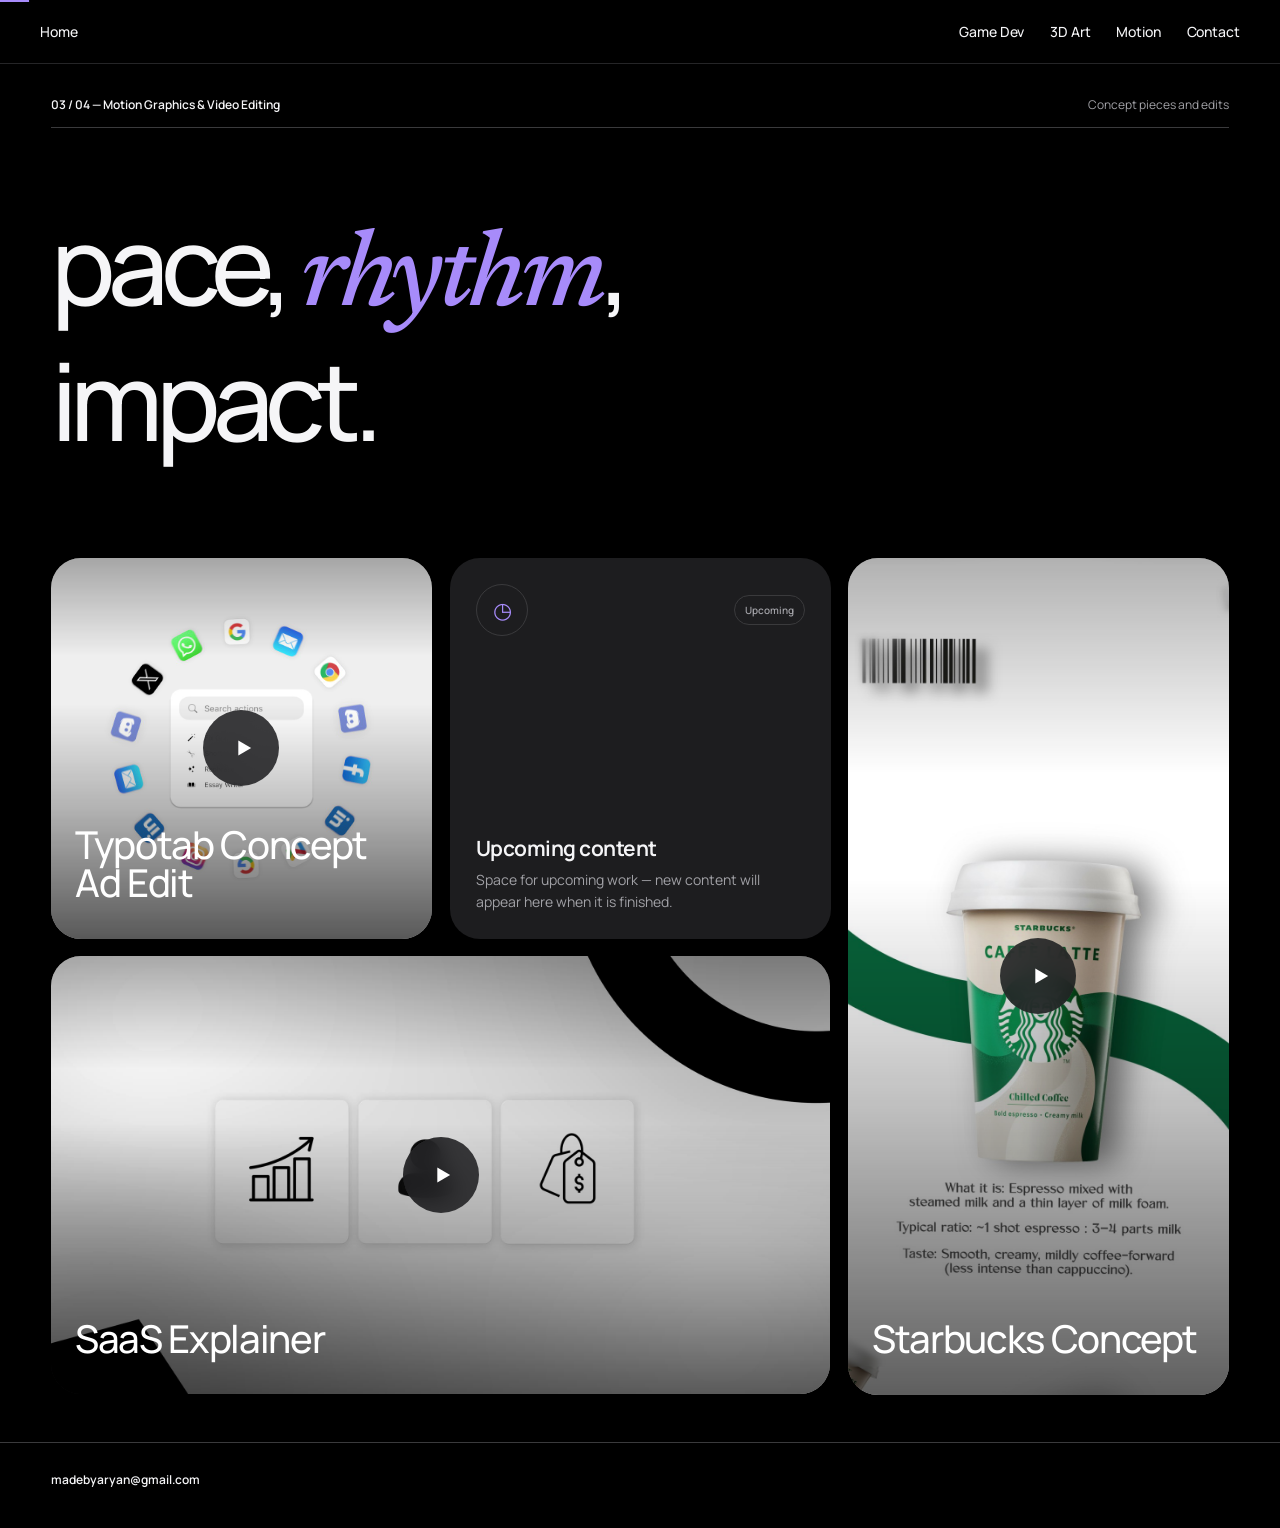
<file: motion.html>
<!DOCTYPE html>
<html lang="en">
<head>
<meta charset="UTF-8">
<meta name="viewport" content="width=device-width, initial-scale=1.0">
<title>Motion — Aryan</title>
<meta name="description" content="Aryan's motion graphics and video editing: Typotab concept ad edit, Starbucks concept piece and short-form commercial edits.">
<meta name="theme-color" content="#000000">
<link rel="icon" href="data:image/svg+xml,%3Csvg xmlns='http://www.w3.org/2000/svg' viewBox='0 0 64 64'%3E%3Crect width='64' height='64' rx='14' fill='%2317171a'/%3E%3Ctext x='32' y='44' font-family='system-ui' font-size='36' font-weight='700' fill='%23f5f5f7' text-anchor='middle'%3EA%3C/text%3E%3C/svg%3E">
<link rel="stylesheet" href="styles.css">
</head>
<body class="has-inline-video">
<a class="skip" href="#content">Skip to content</a>
<div class="scroll-progress" aria-hidden="true"></div>

<header class="site-nav" id="nav">
  <a href="index.html" class="home-link">Home</a>
  <nav class="top-nav" aria-label="Sections"><a href="game-dev.html">Game Dev</a><a href="3d-art.html">3D Art</a><a href="motion.html">Motion</a><a href="contact.html">Contact</a></nav>
</header>

<main id="content">
  <article class="page">
    <div class="page-index"><strong>03 / 04 &mdash; Motion Graphics &amp; Video Editing</strong><span>Concept pieces and edits</span></div>
    <div class="split-head">
      <h1>pace, <em class="serif">rhythm</em>, impact.</h1>
    </div>

    <div class="bento">
      <div class="btile b-media reveal mo-sq" data-inline-video data-stagger="0">
        <video data-video="typotab-video" data-img="typotab" src="assets/short-form-saas.mp4" poster="assets/typotab-thumbnail.jpg" loop playsinline preload="none"></video>
        <button class="play-icon" aria-label="Play video"><svg viewBox="0 0 24 24" fill="currentColor" aria-hidden="true"><path d="M8 5.5v13l11-6.5z"/></svg></button>
        <button class="expand-btn" aria-label="Play video large"><svg viewBox="0 0 24 24" fill="none" stroke="currentColor" stroke-width="2" stroke-linecap="round" stroke-linejoin="round" aria-hidden="true"><path d="M15 3h6v6M9 21H3v-6M21 3l-7 7M3 21l7-7"/></svg></button>
        <div class="btile-scrim"></div>
        <div class="btile-foot"><h3>Typotab Concept Ad Edit</h3><div class="btile-glide"><div class="tile-tags"><i>After Effects</i><i>Motion Graphics</i><i>SFX</i></div></div></div>
      </div>
      <div class="btile btile-text reveal mo-sq" data-stagger="1">
        <div class="btile-head"><span class="btile-icon">&#9719;</span><span class="chip">Upcoming</span></div>
        <div class="btile-foot"><h3>Upcoming content</h3><p class="btile-static">Space for upcoming work &mdash; new content will appear here when it is finished.</p></div>
      </div>
      <div class="btile b-media reveal mo-tall" data-inline-video data-lock-ratio data-stagger="2">
        <video data-video="starbucks-video" data-img="starbucks" src="assets/short-form-coffee.mp4" poster="assets/starbucks-thumbnail.jpg" loop playsinline preload="none"></video>
        <button class="play-icon" aria-label="Play video"><svg viewBox="0 0 24 24" fill="currentColor" aria-hidden="true"><path d="M8 5.5v13l11-6.5z"/></svg></button>
        <button class="expand-btn" aria-label="Play video large"><svg viewBox="0 0 24 24" fill="none" stroke="currentColor" stroke-width="2" stroke-linecap="round" stroke-linejoin="round" aria-hidden="true"><path d="M15 3h6v6M9 21H3v-6M21 3l-7 7M3 21l7-7"/></svg></button>
        <div class="btile-scrim"></div>
        <div class="btile-foot"><h3>Starbucks Concept</h3><div class="btile-glide"><p>Concept motion piece built around the Caffe Latte cup.</p><div class="tile-tags"><i>After Effects</i><i>Motion Graphics</i><i>SFX</i></div></div></div>
      </div>
      <div class="btile b-media reveal mo-wide" data-inline-video data-stagger="3">
        <video data-video="saas-explainer-video" data-img="saas-explainer" src="assets/saas-explainer.mp4" poster="assets/saas-explainer-thumbnail.jpg" loop playsinline preload="none"></video>
        <button class="play-icon" aria-label="Play video"><svg viewBox="0 0 24 24" fill="currentColor" aria-hidden="true"><path d="M8 5.5v13l11-6.5z"/></svg></button>
        <button class="expand-btn" aria-label="Play video large"><svg viewBox="0 0 24 24" fill="none" stroke="currentColor" stroke-width="2" stroke-linecap="round" stroke-linejoin="round" aria-hidden="true"><path d="M15 3h6v6M9 21H3v-6M21 3l-7 7M3 21l7-7"/></svg></button>
        <div class="btile-scrim"></div>
        <div class="btile-foot"><h3>SaaS Explainer</h3><div class="btile-glide"><p>SaaS-style explainer motion graphics &mdash; trial edit for a client.</p><div class="tile-tags"><i>After Effects</i><i>Motion Graphics</i><i>SFX</i></div></div></div>
      </div>
    </div>
  </article>
</main>

<footer class="site-footer"><a href="mailto:madebyaryan@gmail.com">madebyaryan@gmail.com</a></footer>


<div class="videobox" id="videobox" role="dialog" aria-modal="true" aria-label="Video viewer">
  <video class="vb-video" controls playsinline preload="none"></video>
  <button class="vb-btn vb-close" aria-label="Close viewer"><svg viewBox="0 0 24 24" fill="none" stroke="currentColor" stroke-width="2" stroke-linecap="round"><path d="M6 6l12 12M18 6L6 18"/></svg></button>
  <button class="vb-btn vb-prev" aria-label="Previous video"><svg viewBox="0 0 24 24" fill="none" stroke="currentColor" stroke-width="2" stroke-linecap="round" stroke-linejoin="round"><path d="M15 5l-7 7 7 7"/></svg></button>
  <button class="vb-btn vb-next" aria-label="Next video"><svg viewBox="0 0 24 24" fill="none" stroke="currentColor" stroke-width="2" stroke-linecap="round" stroke-linejoin="round"><path d="M9 5l7 7-7 7"/></svg></button>
  <span class="vb-count">1 / 1</span>
</div>

<script src="content.js"></script>
<script src="app.js"></script>
</body>
</html>
</file>
<file: styles.css>
/* ==========================================================================
   aryan-portfolio-v2 — styles
   Dark theme only. Visual language adapted from the immersive portfolio
   home page (huge typographic hero, eyebrow kickers, section cards).
   Motion is transform/opacity-only. No custom cursor anywhere — the OS
   default cursor is used on every page.
   ========================================================================== */
:root{
  --paper:#000000;
  --ink:#f5f5f7;
  --muted:#a1a1a6;
  --line:#3a3a3c;
  --panel:#1d1d1f;
  --panel-2:#151516;
  --accent:#a78bfa;
  --accent-hover:#c4b5fd;
  --shadow:rgba(0,0,0,.4);
  --ease-expo:cubic-bezier(.22,1,.36,1);
  --sans:"Manrope",-apple-system,BlinkMacSystemFont,"SF Pro Display","SF Pro Text","Helvetica Neue",Arial,sans-serif;
  --mono:"SFMono-Regular",Consolas,"Liberation Mono",monospace;
}
*{box-sizing:border-box}
@font-face{font-family:"Manrope";font-style:normal;font-weight:400 700;font-display:swap;
  src:url("assets/fonts/manrope.woff2") format("woff2")}
@font-face{font-family:"Newsreader";font-style:italic;font-weight:500;font-display:swap;
  src:url("assets/fonts/newsreader-italic.woff2") format("woff2")}
html{scroll-behavior:smooth;background:var(--paper);color-scheme:dark}
body{margin:0;background:var(--paper);color:var(--ink);font-family:var(--sans);
  min-height:100vh;overflow-x:hidden;-webkit-font-smoothing:antialiased;text-rendering:optimizeLegibility}
button,a{font:inherit;color:inherit}
a{text-decoration:none}
button{border:0;background:none;cursor:pointer}
img,video{display:block;max-width:100%}
::selection{background:var(--accent);color:#fff}
.skip{position:fixed;left:16px;top:-70px;z-index:140;background:var(--ink);color:var(--paper);
  padding:10px 16px;border-radius:999px;font-size:13px;font-weight:600}
.skip:focus{top:16px}

/* ---------------- Nav ---------------- */
.site-nav{position:fixed;z-index:110;inset:0 0 auto;display:flex;align-items:center;
  justify-content:space-between;padding:12px clamp(16px,3vw,44px);pointer-events:none;
  background:rgba(0,0,0,.72);backdrop-filter:saturate(180%) blur(20px);
  -webkit-backdrop-filter:saturate(180%) blur(20px);
  border-bottom:1px solid rgba(58,58,60,.65);
  transition:transform .85s var(--ease-expo)}
.site-nav.compact{transform:translate3d(0,-1px,0)}
.home-link{pointer-events:auto;font-family:"Manrope",var(--sans);font-size:14px;font-weight:500;letter-spacing:-.01em;
  color:var(--ink);text-decoration:none;padding:10px 2px;transition:color .5s var(--ease-expo)}
.home-link:hover{color:var(--accent)}
.top-nav{pointer-events:auto;display:flex;align-items:center;gap:22px}
.top-nav a{font-family:"Manrope",var(--sans);font-size:14px;font-weight:500;letter-spacing:-.01em;
  color:var(--ink);text-decoration:none;padding:10px 2px;transition:color .5s var(--ease-expo)}
.top-nav a:hover{color:var(--accent)}

/* ---------------- Shared page chrome ---------------- */
.scroll-progress{position:fixed;z-index:125;inset:0 0 auto;height:2px;transform-origin:left;
  background:var(--accent);transform:scaleX(0);pointer-events:none}
main{min-height:100vh}
.page{padding:96px clamp(20px,4vw,64px) 48px}
.eyebrow{font-size:12px;font-weight:600;color:var(--accent);margin:0 0 18px}
.page-index{display:flex;align-items:center;justify-content:space-between;
  border-bottom:1px solid var(--line);padding-bottom:14px;margin-bottom:clamp(36px,6vw,76px)}
.page-index strong{font-size:12px;font-weight:600}
.page-index span{font-size:12px;color:var(--muted)}
.site-footer{display:flex;justify-content:space-between;gap:20px;
  padding:28px clamp(20px,4vw,64px) 40px;border-top:1px solid var(--line);
  font-size:12px;font-weight:600;color:var(--muted)}
.site-footer a{color:var(--ink);position:relative}
.site-footer a:after{content:"";position:absolute;left:0;right:0;bottom:-4px;height:1px;
  background:var(--accent);transform:scaleX(0);transform-origin:left;
  transition:transform .85s var(--ease-expo)}
.site-footer a:hover:after{transform:scaleX(1)}


/* ---------------- Home hero ---------------- */
.home{padding-top:82px}
.home-intro{min-height:calc(100svh - 82px);position:relative;display:flex;flex-direction:column;
  justify-content:center;padding-bottom:clamp(50px,7vh,94px)}
.hero-title{font-family:"Manrope",var(--sans);font-weight:500;
  font-size:clamp(56px,8.4vw,124px);line-height:.91;letter-spacing:-.072em;
  color:var(--ink);margin:0;max-width:970px;perspective:900px}
/* The bottom padding gives deep italic descenders room inside the reveal mask
   so text never clips mid-animation; the matching negative margin keeps the
   surrounding layout pixel-identical. */
.hero-line{display:block;overflow:hidden;padding-right:.08em;padding-bottom:.2em;margin-bottom:-.2em}
.hero-line>span{display:block;transform-origin:50% 100%;
  animation:heroLine 1.15s var(--ease-expo) both}
.hero-line:nth-child(2)>span{animation-delay:.12s}
.hero-line:nth-child(3)>span{animation-delay:.22s}
.serif{font-family:"Newsreader",Georgia,serif;font-style:italic;font-weight:500;
  letter-spacing:-.045em;color:var(--accent)}
.hero-meta{margin-top:54px;animation:noteIn 1s .45s var(--ease-expo) both}
.hero-tagline{font-family:"Manrope",var(--sans);font-size:clamp(16px,1.5vw,19px);
  line-height:1.65;color:var(--muted);margin:0;max-width:470px}
h1{font-family:"Manrope",var(--sans);font-size:clamp(56px,8.4vw,124px);line-height:.91;letter-spacing:-.072em;
  font-weight:500;margin:0;max-width:12ch}
@keyframes heroLine{from{opacity:0;transform:translate3d(0,70px,0) rotateX(-28deg)}to{opacity:1;transform:none}}
@keyframes noteIn{from{opacity:0;transform:translate3d(0,36px,0)}to{opacity:1;transform:none}}

/* ---------------- Home hero: living canvas ---------------- */
/* Hero portrait in the home hero's right slot. Black-and-white, with soft
   dissolved edges baked into the PNG's alpha — deliberately unbounded:
   no frame, no clipping, it melts into the page. Monochrome. */
.hero-canvas-wrap{position:relative;flex:none;width:min(460px,36vw);aspect-ratio:5/6;
  margin:clamp(40px,6vh,70px) 0 0}
.hero-canvas-wrap img{position:absolute;inset:0;width:100%;height:100%;display:block;object-fit:cover}
.hero-particle-canvas{position:absolute;inset:0;width:100%;height:100%;display:block}
@media(max-width:1099px){
  .hero-canvas-wrap{width:min(440px,100%);margin-left:auto;margin-right:auto}
}
@media(min-width:1100px){
  /* the field should hold its own next to the headline, not sit as a small
     accent — it takes a much bigger share of the row on wide screens */
  .hero-canvas-wrap{width:min(800px,48vw)}
}
/* ---------------- Home hero: wide-screen slot ---------------- */
/* On wide screens the hero is a row: headline left, room on the right for a
   future visual. (The three-section composite idea was removed 2026-10-14.) */
.hero-copy{min-width:0}
@media(min-width:1100px){
  .home-intro{flex-direction:row;align-items:center;gap:clamp(48px,6vw,110px)}
  .hero-copy{flex:1 1 auto}
  /* the field sits a breath left of the viewport edge, nearer the headline */
  .hero-canvas-wrap{margin-right:clamp(24px,3vw,72px)}
}
/* Very wide monitors (2K and up): the 124px type cap left the full-viewport
   hero feeling empty, so out here the headline keeps scaling with the screen. */


/* ---------------- Practice (section) cards ---------------- */
/* ---------------- Bento work tiles (home) ---------------- */
/* Tile 1 is a wide cinematic banner (spans all 12 columns, locked 21/9 via
   data-lock-ratio so fitPracticeTiles never overrides it); tiles 2-3 sit
   side by side beneath it (span 6 each, ratio follows their square artwork).
   Every tile keeps its image fully visible: the banner's 21/9 crop only
   trims expendable sky/grass via object-fit:cover. */
.practice-grid{display:grid;grid-template-columns:repeat(12,1fr);gap:18px;margin-top:14px;
  max-width:980px;margin-left:auto;margin-right:auto}
.practice-grid>.practice:nth-child(1){grid-column:span 12;aspect-ratio:21/9}
.practice-grid>.practice:nth-child(2),.practice-grid>.practice:nth-child(3){grid-column:span 6}
.practice{border-radius:34px;padding:28px;display:flex;flex-direction:column;
  justify-content:space-between;position:relative;overflow:hidden;isolation:isolate;
  aspect-ratio:1/1;min-height:0;
  will-change:transform;color:#fff;background:var(--panel-2)}
.practice:before{content:"";position:absolute;inset:0;background:rgba(0,0,0,.62);
  opacity:.34;z-index:1;transition:opacity .85s var(--ease-expo)}
.practice:hover:before{opacity:.55}
.practice>*{position:relative;z-index:2}
.practice-visual{position:absolute;inset:0;z-index:0;overflow:hidden;will-change:transform}
.practice-visual-empty{background:radial-gradient(120% 95% at 50% 18%, #26262b 0%, #141416 58%, #0a0a0b 100%)}
.practice-soon{position:absolute;top:50%;left:50%;transform:translate(-50%,-50%)}
.practice-visual img{width:100%;height:100%;object-fit:cover;will-change:transform;
  transform:scale(1.02)}
.practice-top{display:flex;justify-content:space-between;font-size:11px;font-weight:600;
  color:rgba(255,255,255,.78)}
.practice h2{font-size:clamp(34px,4.2vw,60px);line-height:1;letter-spacing:-.04em;
  margin:0 0 13px;font-weight:500;color:#fff}
.practice .practice-desc{margin:0;font-size:15px;line-height:1.5;color:rgba(255,255,255,.75);
  max-width:26ch;opacity:0;transform:translate3d(0,14px,0);
  transition:opacity .8s var(--ease-expo),transform .85s var(--ease-expo)}
.practice:hover .practice-desc,.practice.hover-intent .practice-desc{opacity:1;transform:none}

/* ---------------- Section pages ---------------- */
.split-head{overflow:hidden;margin-bottom:clamp(44px,7vw,86px)}
/* Masked rise for section-page headlines: same language as the home hero.
   The bottom padding gives italic serif descenders room inside the mask. */
.split-head h1{animation:pageHead 1.05s var(--ease-expo) both}
@keyframes pageHead{from{opacity:0;transform:translate3d(0,64px,0)}to{opacity:1;transform:none}}
.page-index{animation:noteIn .9s .18s var(--ease-expo) both}
.split-head h1{font-size:clamp(54px,8.4vw,122px);max-width:10ch;line-height:1.12;padding-bottom:.1em}
/* line-height:1.04 (not the font's tight 0.91 default) keeps descenders
   inside the line box so the reveal mask never clips them. */
.chip{display:inline-block;font-size:10px;font-weight:600;border:1px solid var(--line);
  padding:7px 10px;border-radius:999px;white-space:nowrap;color:var(--muted)}
.chip-lg{font-size:12px;vertical-align:middle;letter-spacing:.02em}
/* Status pill on its own line under the page headline: deliberate spacing,
   no wrap ambiguity at any width. Lives outside .split-head so the headline's
   reveal mask (overflow:hidden) can't clip it. */
.split-head:has(+ .head-chip){margin-bottom:0}
.head-chip{margin:24px 0 64px}

.tile-tags{display:flex;flex-wrap:wrap;gap:8px}
.tile-tags i{font-style:normal;font-size:10px;font-weight:600;border:1px solid var(--line);
  padding:7px 10px;border-radius:999px;color:var(--ink);white-space:nowrap}

/* ---------------- Bento grids (section pages) ---------------- */
/* 3D Art: three matching square project tiles in a row (the third is a
   placeholder until the new render/wireframe project arrives). */
.art-feat{grid-column:span 8;aspect-ratio:21/10}
.art-tall{grid-column:span 4;grid-row:span 2;aspect-ratio:0.505}
.art-sq{grid-column:span 4;aspect-ratio:4/3}
@media(max-width:980px){
  .art-feat{grid-column:1/-1}
  .art-sq{grid-column:span 3}
  .art-tall{grid-column:1/-1;grid-row:auto;aspect-ratio:9/16;max-width:400px;width:100%;justify-self:center}
}
@media(max-width:680px){
  .art-feat,.art-sq{grid-column:1/-1}
}
/* Placeholder tile: clean reserved slot, clearly marked for easy swap. */
.tile-soon{border:1px dashed rgba(255,255,255,.16);background:rgba(255,255,255,.02);
  display:grid;place-items:center;cursor:default}
.tile-soon-inner{text-align:center;color:var(--muted);padding:24px}
.tile-soon-plus{display:block;font-size:34px;font-weight:300;line-height:1;
  color:rgba(255,255,255,.35);margin-bottom:12px}
.tile-soon-inner strong{display:block;color:#fff;font-size:15px;font-weight:600;margin-bottom:4px}
.tile-soon-inner span{font-size:13px}
/* Same visual language as the home bento: full-bleed tiles with no empty
   backgrounds. Every tile's ratio is matched to its content (app.js refines
   it from the media's natural size), so nothing is cropped and nothing
   letterboxes. Hover is identical everywhere: a gentle lift, a soft image
   zoom, and the info gliding up — no rotation, no tilt. */
.bento{display:grid;grid-template-columns:repeat(12,1fr);gap:18px;margin-top:14px;
  max-width:1400px;margin-left:auto;margin-right:auto}
.bento-sub{display:grid;grid-template-columns:repeat(3,1fr);gap:18px;align-content:stretch;min-height:0}
.bento-center{grid-column:5/span 4}

/* ---- Game Dev screenshots: compact thumbnails + lightbox viewer ---- */
.section-label{grid-column:1/-1;align-self:end;font-size:20px;font-weight:600;
  letter-spacing:.12em;text-transform:uppercase;color:var(--text);margin:34px 0 4px}
/* Section header row: label left, quiet note right (game-dev: engine credit). */
.section-head-row{grid-column:1/-1;display:flex;align-items:baseline;
  justify-content:space-between;gap:16px;margin:34px 0 0}
.section-head-row .section-label{grid-column:auto;align-self:auto;margin:0}
.section-note{font-size:13px;font-weight:600;letter-spacing:.16em;
  text-transform:uppercase;color:var(--muted);white-space:nowrap}
.shot-thumb{grid-column:span 3;aspect-ratio:4/3;cursor:pointer}
.shot-thumb:focus-visible{box-shadow:0 0 0 2px var(--accent)}
@media(max-width:980px){
  .shot-thumb{grid-column:span 3}
}
@media(max-width:680px){
  .shot-thumb{grid-column:1/-1;aspect-ratio:16/10}
}
/* Lightbox: fixed overlay; the image is shown at its natural size ("as is")
   and the overlay scrolls so full-resolution captures can be panned.
   Safe centering via auto margins keeps every edge reachable on overflow. */
.lightbox{position:fixed;inset:0;z-index:90;display:flex;flex-direction:column;overflow:auto;
  padding:48px 24px;background:rgba(4,4,5,.9);backdrop-filter:blur(14px);-webkit-backdrop-filter:blur(14px);
  opacity:0;visibility:hidden;transition:opacity .35s ease,visibility .35s}
.lightbox.open{opacity:1;visibility:visible}
.lightbox .lb-img{flex:none;margin:auto;max-width:min(calc(94vw - 48px),1600px);max-height:80vh;border-radius:18px;
  box-shadow:0 30px 80px rgba(0,0,0,.6)}
/* Viewer caption: the tile's title + description. It floats over the bottom
   of the viewer (out of the flex flow) instead of sitting under the image,
   so the image always centers in the full overlay and never shifts when
   arrowing between images with different caption lengths. */
.lb-cap{position:absolute;left:0;right:0;bottom:0;z-index:5;pointer-events:none;
  padding:46px 20px 24px;text-align:center;
  background:linear-gradient(to top,rgba(4,4,5,.9),rgba(4,4,5,0))}
.lb-title{display:block;max-width:min(680px,88vw);margin:0 auto 4px;color:#fff;font-size:15px;font-weight:600}
.lb-desc{display:block;max-width:min(680px,88vw);margin:0 auto;color:rgba(255,255,255,.62);font-size:13.5px;line-height:1.55}
.lb-btn{position:absolute;width:52px;height:52px;border-radius:50%;
  border:1px solid rgba(255,255,255,.22);background:rgba(20,20,22,.72);color:#fff;
  display:grid;place-items:center;cursor:pointer;
  transition:transform .3s ease,background .3s ease}
.lb-btn:hover{background:rgba(70,70,75,.9);transform:scale(1.06)}
.lb-btn svg{width:20px;height:20px}
.lb-close{top:26px;right:26px}
.lb-prev{left:26px;top:50%;transform:translateY(-50%)}
.lb-prev:hover{transform:translateY(-50%) scale(1.06)}
.lb-next{right:26px;top:50%;transform:translateY(-50%)}
.lb-next:hover{transform:translateY(-50%) scale(1.06)}
.lb-count{position:absolute;top:30px;left:50%;transform:translateX(-50%);
  color:rgba(255,255,255,.65);font-size:13px;letter-spacing:.1em;white-space:nowrap}

/* ---- Captures bento (game-dev): videos + screenshots in one mosaic ----
   Row 1: two large video tiles; Row 2: small video + two small screenshots;
   Row 3: two large screenshots. All 16/9 so every row aligns. */
.cap-lg{grid-column:span 6;aspect-ratio:16/9}
.cap-sm{grid-column:span 4;aspect-ratio:16/9}
@media(max-width:980px){
  .cap-lg{grid-column:span 3}
  .cap-sm{grid-column:span 2}
}
@media(max-width:680px){
  .cap-lg,.cap-sm{grid-column:1/-1}
}
/* Video viewer: fixed overlay; the video opens large with native controls. */
.videobox{position:fixed;inset:0;z-index:95;display:grid;place-items:center;
  background:rgba(4,4,5,.92);backdrop-filter:blur(14px);-webkit-backdrop-filter:blur(14px);
  opacity:0;visibility:hidden;transition:opacity .35s ease,visibility .35s}
.videobox.open{opacity:1;visibility:visible}
.videobox .vb-video{max-width:min(1200px,92vw);max-height:82vh;border-radius:18px;
  background:#000;box-shadow:0 30px 80px rgba(0,0,0,.6)}
.vb-btn{position:absolute;width:52px;height:52px;border-radius:50%;
  border:1px solid rgba(255,255,255,.22);background:rgba(20,20,22,.72);color:#fff;
  display:grid;place-items:center;cursor:pointer;
  transition:transform .3s ease,background .3s ease}
.vb-btn:hover{background:rgba(70,70,75,.9);transform:scale(1.06)}
.vb-btn svg{width:20px;height:20px}
.vb-close{top:26px;right:26px}
.vb-prev{left:26px;top:50%;transform:translateY(-50%)}
.vb-prev:hover{transform:translateY(-50%) scale(1.06)}
.vb-next{right:26px;top:50%;transform:translateY(-50%)}
.vb-next:hover{transform:translateY(-50%) scale(1.06)}
.vb-count{position:absolute;bottom:26px;left:50%;transform:translateX(-50%);
  color:rgba(255,255,255,.65);font-size:13px;letter-spacing:.1em;white-space:nowrap}
[data-video-tile]{cursor:pointer}
/* Viewer motion: the clip rises in gently on open; prev/next slide it
   sideways (direction matches the arrow). Subtle expo easing, no bounce. */
.videobox .vb-video{opacity:0;transform:translateY(18px) scale(.985);
  transition:opacity .45s ease,transform .6s var(--ease-expo)}
.videobox.open .vb-video{opacity:1;transform:none}
.videobox .vb-video.vb-out-l{transform:translateX(-56px);opacity:0;
  transition:transform .28s var(--ease-expo),opacity .28s ease}
.videobox .vb-video.vb-out-r{transform:translateX(56px);opacity:0;
  transition:transform .28s var(--ease-expo),opacity .28s ease}
.videobox .vb-video.vb-in-r{transform:translateX(56px);opacity:0;transition:none}
.videobox .vb-video.vb-in-l{transform:translateX(-56px);opacity:0;transition:none}
.videobox .vb-video.vb-in-r.vb-go,.videobox .vb-video.vb-in-l.vb-go{transform:none;opacity:1;
  transition:transform .45s var(--ease-expo),opacity .45s ease}
@media (prefers-reduced-motion:reduce){
  .videobox .vb-video{transform:none;transition:none}
}

/* ---- Motion bento: interlocked mosaic.
   Row 1: two square tiles + the tall Starbucks tile (spans 2 rows and
   stretches to match its neighbors); Row 2: the wide SaaS tile.
   Media ratios are enforced by fitBentoTiles, so nothing crops or bars. */
.mo-sq{grid-column:span 4;aspect-ratio:1/1}
.mo-tall{grid-column:span 4;grid-row:span 2;min-height:0}
.mo-wide{grid-column:span 8;aspect-ratio:16/9}
@media(max-width:980px){
  .mo-sq{grid-column:span 3}
  .mo-tall{grid-column:1/-1;grid-row:auto;aspect-ratio:9/16;max-width:300px;width:100%;justify-self:center}
  .mo-wide{grid-column:1/-1;aspect-ratio:16/9}
}
@media(max-width:680px){
  .mo-sq{grid-column:1/-1}
}
.btile{position:relative;border-radius:30px;overflow:hidden;isolation:isolate;
  background:var(--panel-2);color:#fff;will-change:transform;
  box-shadow:0 1px 3px var(--shadow);outline:none}
.btile:focus-visible{box-shadow:0 0 0 2px var(--accent)}
.btile>img,.btile>video{position:absolute;inset:0;width:100%;height:100%;
  object-fit:cover;will-change:transform}
.btile-scrim{position:absolute;inset:0;z-index:1;pointer-events:none;
  background:linear-gradient(to top,rgba(0,0,0,.74) 0%,rgba(0,0,0,.30) 34%,rgba(0,0,0,0) 62%),
             linear-gradient(to bottom,rgba(0,0,0,.36) 0%,rgba(0,0,0,0) 26%);
  opacity:.85;transition:opacity .8s var(--ease-expo)}
.btile:hover .btile-scrim{opacity:1}
.btile-head{position:absolute;top:0;left:0;right:0;z-index:2;display:flex;
  justify-content:flex-end;align-items:flex-start;padding:22px;pointer-events:none}
.btile-foot{position:absolute;bottom:0;left:0;right:0;z-index:2;padding:24px;pointer-events:none}
.btile-foot h3{margin:0 0 12px;font-size:clamp(26px,3vw,40px);font-weight:500;
  letter-spacing:-.035em;line-height:1;color:#fff}
.btile-glide{opacity:0;transform:translate3d(0,14px,0);max-height:0;overflow:hidden;
  transition:opacity .8s var(--ease-expo),transform .85s var(--ease-expo),max-height .85s var(--ease-expo)}
.btile:hover .btile-glide{opacity:1;transform:none;max-height:200px}
.btile-glide p{margin:0 0 16px;font-size:15px;line-height:1.55;color:rgba(255,255,255,.78);max-width:40ch}
.btile-glide .tile-tags i{border-color:rgba(255,255,255,.30);color:#fff}

/* ---------------- Carousel (lives inside a .btile) ---------------- */
/* The tile keeps one fixed ratio (set inline in the HTML) so swiping never
   resizes it or shifts nearby cards; slides fill it with object-fit:cover. */
.btile .ct-viewport{position:absolute;inset:0;overflow:hidden;touch-action:pan-y}
.btile .ct-track{display:flex;height:100%;will-change:transform}
.btile .ct-slide{flex:0 0 100%;height:100%;margin:0;position:relative}
.btile .ct-slide img{position:absolute;inset:0;width:100%;height:100%;object-fit:cover}
.btile .ct-btn{position:absolute;top:50%;transform:translateY(-50%);width:46px;height:46px;
  border-radius:50%;background:rgba(29,29,31,.86);backdrop-filter:blur(12px);border:none;
  display:grid;place-items:center;color:#fff;z-index:3;cursor:pointer;
  transition:transform .5s var(--ease-expo),background .3s}
.btile .ct-btn:hover{background:rgba(60,60,63,.95);transform:translateY(-50%) scale(1.06)}
.btile .ct-prev{left:16px}.btile .ct-next{right:16px}
.btile .ct-dots{position:absolute;top:22px;left:50%;transform:translateX(-50%);z-index:3;
  display:flex;gap:8px;background:rgba(29,29,31,.72);backdrop-filter:blur(12px);
  padding:10px 14px;border-radius:999px}
.btile .ct-dots button{width:8px;height:8px;border-radius:50%;background:rgba(255,255,255,.35);
  padding:0;border:none;cursor:pointer;
  transition:transform .4s var(--ease-expo),background .3s}
.btile .ct-dots button[aria-current="true"]{background:var(--accent);transform:scale(1.25)}
.ct-label-pill{font-size:11px;font-weight:600;color:#fff;background:rgba(29,29,31,.72);
  backdrop-filter:blur(12px);padding:9px 14px;border-radius:999px;white-space:nowrap}

/* ---------------- Video tiles ---------------- */
.play-pill{position:absolute;left:50%;top:50%;transform:translate(-50%,-50%);
  display:flex;align-items:center;gap:10px;background:rgba(29,29,31,.86);
  backdrop-filter:blur(12px);color:#fff;font-size:13px;font-weight:600;border:none;
  padding:13px 20px;border-radius:999px;z-index:3;cursor:pointer;
  transition:transform .5s var(--ease-expo),background .3s}
.play-pill:hover{transform:translate(-50%,-50%) scale(1.06);background:rgba(60,60,63,.95)}

/* ---- Game Dev inline video tiles: play icon only, expand-for-large ----
   The clip plays in its tile size: the icon starts it, the icon/title/scrim
   fade out while it plays (tile gets .playing), and the expand button opens
   the same clip large in the overlay viewer. Scoped to body.has-inline-video so the
   Motion and 3D Art pages keep their pill + direct-to-viewer behavior. */
body.has-inline-video .play-icon{position:absolute;left:50%;top:50%;z-index:3;
  width:76px;height:76px;border-radius:50%;display:grid;place-items:center;
  background:rgba(29,29,31,.86);backdrop-filter:blur(12px);
  -webkit-backdrop-filter:blur(12px);color:#fff;cursor:pointer;
  transform:translate(-50%,-50%);
  transition:transform .5s var(--ease-expo),background .3s,opacity .45s ease}
body.has-inline-video .play-icon:hover{transform:translate(-50%,-50%) scale(1.06);
  background:rgba(60,60,63,.95)}
body.has-inline-video .play-icon svg{width:28px;height:28px;margin-left:3px}
/* Compact game-dev tiles: smaller play button, nudged up, so it never sits on the tile title */
.page-game .uj-tile .play-icon{width:60px;height:60px;top:42%}
.page-game .uj-tile .play-icon svg{width:22px;height:22px}
body.has-inline-video .expand-btn{position:absolute;top:14px;right:14px;z-index:4;
  width:44px;height:44px;border-radius:50%;display:grid;place-items:center;
  background:rgba(29,29,31,.72);backdrop-filter:blur(12px);
  -webkit-backdrop-filter:blur(12px);border:1px solid rgba(255,255,255,.16);
  color:#fff;cursor:pointer;opacity:0;
  transition:opacity .45s ease,background .3s,transform .5s var(--ease-expo)}
body.has-inline-video .expand-btn:hover{background:rgba(60,60,63,.95);transform:scale(1.06)}
body.has-inline-video .expand-btn svg{width:18px;height:18px}
body.has-inline-video [data-inline-video]:hover .expand-btn,
body.has-inline-video [data-inline-video]:focus-within .expand-btn{opacity:1}
@media(hover:none){body.has-inline-video .expand-btn{opacity:1}}
/* while playing: icon, title and scrim fade out; the expand option stays */
body.has-inline-video [data-inline-video].playing .play-icon{opacity:0;pointer-events:none;
  transform:translate(-50%,-50%) scale(.9)}
body.has-inline-video [data-inline-video].playing .expand-btn{opacity:1}
body.has-inline-video [data-inline-video].playing .btile-foot{opacity:0}
body.has-inline-video [data-inline-video].playing .btile-scrim{opacity:0}
body.has-inline-video [data-inline-video] .btile-foot{transition:opacity .45s ease}

/* ---------------- Text tiles (bento) ---------------- */
.btile-text{background:var(--panel);display:flex;flex-direction:column;justify-content:space-between}
.btile-text .btile-head{position:static;padding:26px 26px 0;justify-content:space-between;align-items:center}
.btile-text .btile-foot{position:static;padding:0 26px 26px}
.btile-text .btile-foot h3{color:var(--ink);font-size:21px;letter-spacing:-.025em;font-weight:650;margin:0 0 10px}
.btile-static{margin:0;color:var(--muted);font-size:14px;line-height:1.55}
.btile-icon{width:52px;height:52px;border-radius:50%;border:1px solid var(--line);
  display:grid;place-items:center;color:var(--accent);font-size:22px}
.btile-icon svg{width:24px;height:24px}
.btile-text .chip{color:var(--muted)}

/* ---------------- Contact ---------------- */
.contact-wrap{max-width:900px;margin:0 auto;padding:clamp(40px,10vh,120px) 0;text-align:left}
.contact-wrap .lede{font-size:clamp(18px,1.7vw,24px);color:var(--muted);margin:0 0 40px;max-width:44ch}
/* Contact form (Web3Forms backend): name/email side by side, topic, message. */
.contact-form{margin-top:56px;display:grid;gap:18px;max-width:640px}
.form-row{display:grid;grid-template-columns:1fr 1fr;gap:18px}
.contact-form label{display:grid;gap:8px;font-size:13px;font-weight:600;color:var(--muted);letter-spacing:.02em}
.contact-form input,.contact-form select,.contact-form textarea{font:inherit;font-size:16px;color:var(--text);
  background:var(--panel);border:1px solid var(--line);border-radius:14px;padding:14px 16px;width:100%;
  transition:border-color .3s}
.contact-form input:focus,.contact-form select:focus,.contact-form textarea:focus{outline:none;border-color:var(--accent)}
.contact-form textarea{resize:vertical;min-height:130px}
.contact-form select{appearance:none;-webkit-appearance:none;cursor:pointer}
/* Honeypot: invisible to humans, bots fill it and get rejected. */
.botcheck{position:absolute;opacity:0;pointer-events:none;height:0;width:0}
/* hCaptcha widget (Web3Forms free-plan shared key): dark theme to match. */
.h-captcha{margin:2px 0;min-height:78px}
.h-captcha iframe{border-radius:12px}
.form-status{margin:0;font-size:15px;min-height:1.6em}
.form-status.ok{color:var(--accent)}
.form-status.err{color:#ef9a9a}
.form-status a{color:var(--text)}
.form-fallback{margin-top:30px;font-size:15px;color:var(--muted)}
.form-fallback a{color:var(--text)}
@media(max-width:640px){.form-row{grid-template-columns:1fr}}
.btn{display:inline-flex;align-items:center;gap:10px;font-size:15px;font-weight:600;letter-spacing:-.01em;
  padding:15px 26px;border-radius:999px;transition:transform .5s var(--ease-expo),background .3s}
.btn-primary{background:var(--ink);color:#060607}
.btn-primary:hover{background:#cfcfd4;transform:translateY(-2px)}
.btn-lg{font-size:17px;padding:18px 32px;word-break:break-all}
.cta-band{margin-top:clamp(48px,8vw,100px);background:var(--panel);border-radius:30px;
  padding:clamp(40px,6vw,80px);display:flex;justify-content:space-between;align-items:center;
  gap:30px;flex-wrap:wrap}
.cta-band h2{font-size:clamp(30px,4.6vw,64px);line-height:1;letter-spacing:-.05em;
  margin:0;font-weight:500;max-width:12ch}

/* ---------------- Scroll reveals ---------------- */
.reveal{opacity:1;transform:translate3d(0,54px,0) scale(.985);
  transition:opacity .9s var(--ease-expo),transform 1s var(--ease-expo);
  will-change:transform,opacity}
.reveal.visible{opacity:1;transform:none}
/* Once the entrance finishes, the reveal transition is retired: the rAF
   hover loop owns transforms from here on, so staggered delays can never
   leak into (or smear) hover motion. JS adds .revealed ~1.6s after .visible. */
.reveal.revealed{transition:none}
.reveal[data-stagger="1"]{transition-delay:.07s}
.reveal[data-stagger="2"]{transition-delay:.14s}
.reveal[data-stagger="3"]{transition-delay:.21s}

/* ---------------- Motion override (effective reduced motion) ---------------- */
body.reduced-motion *,body.reduced-motion *:before,body.reduced-motion *:after{
  animation-duration:.01ms!important;animation-iteration-count:1!important;
  scroll-behavior:auto!important;transition-duration:.01ms!important}
body.reduced-motion .reveal{opacity:1;transform:none}
body.reduced-motion .hero-line>span,body.reduced-motion .hero-meta{opacity:1;transform:none;animation:none}
body.reduced-motion .split-head h1,body.reduced-motion .page-index{opacity:1;transform:none;animation:none}
body.reduced-motion .practice .practice-desc{opacity:1;transform:none}
body.reduced-motion .btile .btile-glide{opacity:1;transform:none;max-height:none}
@media(hover:none){.btile .btile-glide{opacity:1;transform:none;max-height:none}}

/* ---------------- Responsive ---------------- */
@media(max-width:980px){
  .practice-grid{grid-template-columns:repeat(6,1fr)}
  .practice-grid>.practice:nth-child(1){grid-column:1/-1;grid-row:auto}
  .practice-grid>.practice:nth-child(2),.practice-grid>.practice:nth-child(3){grid-column:span 3}
  .bento{grid-template-columns:repeat(6,1fr)}
  .bento-center{grid-column:2/span 4}
}
@media(max-width:680px){
  .site-nav{padding:10px 14px}
  .page{padding:76px 14px 28px}
  .home{padding-top:72px}
  .home-intro{min-height:calc(100svh - 72px);padding-bottom:48px}
  .hero-meta{margin-top:36px}
  h1{font-size:clamp(54px,17vw,86px)}
  .practice-grid{grid-template-columns:1fr;gap:10px}
  .practice-grid>.practice{grid-column:1/-1;grid-row:auto}
  .practice{border-radius:28px}
  .practice h2{font-size:46px}
  .practice .practice-desc{opacity:1;transform:none}
  .bento{grid-template-columns:1fr;gap:10px}
  .bento>.bento-sub{grid-column:1/-1}
  .bento-center{grid-column:1/-1}
  .bento-sub{grid-template-columns:1fr;gap:10px}
  .btile{border-radius:22px}
  .btile .btile-glide{opacity:1;transform:none;max-height:none}
  .site-footer{padding:24px 14px 30px;flex-direction:column;gap:10px;align-items:flex-start}
  .top-nav{gap:14px}
  .top-nav a{font-size:13px}
  .page-index{align-items:flex-start;gap:16px}
  .page-index span{text-align:right}
}
@media(prefers-reduced-motion:reduce){
  html{scroll-behavior:auto}
}

/* ---- Game Dev: World Building & Implementation ---- */
body.page-game{background:#121215}
html:has(body.page-game){background:#121215}
.subsec-head{grid-column:1/-1;margin:26px 0 2px}
.subsec-head h3{margin:0 0 10px;font-size:15px;font-weight:600;letter-spacing:.02em;color:#fff}
.subsec-head p{margin:0;font-size:15px;line-height:1.6;color:var(--muted);max-width:72ch}
.uh-span4{grid-column:span 4}
.uh-span5{grid-column:span 5}
.uh-span6{grid-column:span 6}
.uh-span7{grid-column:span 7}
.uh-span8{grid-column:span 8}
.uh-wide{grid-column:1/-1}
/* Justified rows: each tile keeps its image's natural ratio (flex-grow =
   ratio, aspect-ratio = ratio), so every tile in a row lands at the same
   height with the whole image visible — no crop, no bars, no ragged rows. */
.uj-row{display:flex;gap:18px;margin:0 0 18px;grid-column:1/-1}
.uj-row:last-child{margin-bottom:0}
.uj-tile{flex:var(--r) 0 0;aspect-ratio:var(--r);min-width:0}
/* Locked thumbnail ratios: small tidy tiles in the grid (rows align, gaps read
   even); the viewer shows the full-size image. data-lock-ratio keeps
   fitBentoTiles from overriding these. */
.r169{aspect-ratio:16/10}
.r43{aspect-ratio:4/3}
.r188{aspect-ratio:1.88}
.r51{aspect-ratio:5/1}
.r31{aspect-ratio:3/1}
/* Portrait panel tile: fixed ratio, contained (never cropped), skipped by fitBentoTiles */
.tile-panel{aspect-ratio:3/4;max-height:560px}
.btile.fit-contain>img{object-fit:contain;background:#0b0b0d}
/* Cover-crop variant: fills the tile edge-to-edge (no side bars); the full
   uncropped image is shown in the lightbox viewer. pos-top keeps the panel
   header visible in the thumbnail. */
.btile.fit-cover>img{object-fit:cover}
.btile.pos-top>img{object-position:top}
/* Under-the-hood intro line. (The compare slider can't open the viewer, so it
   carries no in-grid caption — titles + descriptions appear only in the
   large viewer, on click.) */
.uh-intro{grid-column:1/-1;margin:-14px 0 4px;font-size:17px;line-height:1.6;color:var(--muted)}
/* Stacked description lines (e.g. the two Performance lines): the -14px
   offset is only for the line right after the section title. Without this,
   each stacked line re-applies it and the line-to-line gap lands at 14px
   instead of the same 10px the title-to-first-line gap uses. */
.uh-intro + .uh-intro{margin-top:-18px}
/* Simple closing line at the very end of a section page (e.g. game-dev
   performance section) — plain, centered, muted. */
.end-note{grid-column:1/-1;margin:34px 0 6px;text-align:center;font-size:15px;
  line-height:1.6;color:var(--muted)}
/* Before/after compare slider: top image clipped by --pos, one invisible range
   input owns all pointer + keyboard input, the visible handle follows it. */
/* Small status pill pinned to a tile corner (e.g. work-in-progress flags). */
.tile-wip{position:absolute;top:14px;left:14px;z-index:4;font-size:11px;font-weight:600;
  letter-spacing:.12em;text-transform:uppercase;color:#fff;white-space:nowrap;
  background:rgba(10,10,12,.62);border:1px solid rgba(255,255,255,.18);
  padding:6px 12px;border-radius:999px;backdrop-filter:blur(8px);-webkit-backdrop-filter:blur(8px);
  pointer-events:none}
.cmp{--pos:50%;cursor:ew-resize}
.cmp .cmp-after{clip-path:inset(0 calc(100% - var(--pos)) 0 0)}
.cmp-handle{position:absolute;top:0;bottom:0;left:var(--pos);width:2px;margin-left:-1px;
  background:rgba(255,255,255,.92);z-index:3;pointer-events:none}
.cmp-handle::after{content:"";position:absolute;top:50%;left:50%;width:34px;height:34px;
  transform:translate(-50%,-50%);border-radius:50%;background:rgba(20,20,22,.82);
  border:1px solid rgba(255,255,255,.35);backdrop-filter:blur(8px)}
.cmp-tag{position:absolute;top:12px;z-index:3;font-size:11px;font-weight:600;
  letter-spacing:.12em;text-transform:uppercase;color:#fff;
  background:rgba(10,10,12,.62);border:1px solid rgba(255,255,255,.18);
  padding:6px 12px;border-radius:999px;backdrop-filter:blur(8px);pointer-events:none}
.cmp-tag-a{left:12px}
.cmp-tag-b{right:12px}
.cmp-range{position:absolute;inset:0;width:100%;height:100%;opacity:0;margin:0;cursor:ew-resize;z-index:4}
.cmp-range:focus-visible~.cmp-handle{box-shadow:0 0 0 2px var(--accent)}
@media(max-width:980px){
  .uh-span4,.uh-span5,.uh-span6,.uh-span7,.uh-span8{grid-column:span 6}
  .tile-panel{max-width:340px;width:100%;justify-self:center}
}
@media(max-width:680px){
  .uh-span4,.uh-span5,.uh-span6,.uh-span7,.uh-span8,.uh-wide{grid-column:1/-1}
  .r51,.r31{aspect-ratio:16/10}
  .uj-row{flex-direction:column}
  .uj-tile{flex:none}
}

/* ---------------- Phone layout fixes (2026-10-15) ---------------- */
/* The desktop layout was verified clean; everything in this block only
   applies at phone widths, so desktop is untouched. */
@media(max-width:680px){
  /* 1. Home hero: the full-viewport min-height plus the tall constellation
     field left a huge black void on phones. The hero now sizes to its
     content and the field is shorter. (The constellation JS resizes its
     canvas from the wrap's rect, so the animation itself is untouched.) */
  .home-intro{min-height:0;padding:44px 0 12px}
  .hero-canvas-wrap{width:min(320px,84%);aspect-ratio:4/3;margin-top:32px}

  /* 2. Home banner tile: 21/9 is too short at phone width and the text
     crams against the tile edges. */
  .practice-grid>.practice:nth-child(1){aspect-ratio:16/10}

  /* 3. 3D Art carousel tiles: a taller tile so the dots, Render pill and
     arrows no longer sit on the title/description; controls shrink to
     phone scale. */
  .art-feat{aspect-ratio:4/3}
  .btile .ct-btn{width:38px;height:38px}
  .btile .ct-prev{left:10px}
  .btile .ct-next{right:10px}
  .btile .ct-dots{top:12px;padding:8px 12px}
  .btile-head{padding:14px}
  .btile-foot{padding:18px}
  .btile-foot h3{font-size:clamp(22px,6vw,28px);margin-bottom:8px}
  .btile-glide p{font-size:14px;margin-bottom:12px}

  /* 4. Motion Starbucks tile: full phone width instead of the centered
     300px column that left black gaps on both sides. */
  .mo-tall{max-width:none}
}

@media(min-width:1800px){
  .hero-title{font-size:clamp(124px,9vw,210px);max-width:12ch}
  .hero-tagline{font-size:22px;max-width:560px}
  /* 27" territory: the canvas scales with the screen like the type does,
     so the field spreads instead of floating as a small patch */
  .hero-canvas-wrap{width:min(1150px,50vw)}
  /* ---- large-monitor scaling: the whole layout breathes with the screen
     instead of sitting in a narrow centered column ---- */
  .practice-grid{max-width:min(1900px,94vw);gap:24px}
  .bento{max-width:min(1900px,94vw);gap:24px}
  .uj-row{gap:24px;margin-bottom:24px}
  .uj-row:last-child{margin-bottom:0}
  .split-head h1{font-size:clamp(122px,8.4vw,190px)}
  .practice{padding:36px}
  .practice h2{font-size:clamp(60px,4.2vw,88px)}
  .practice .practice-desc{font-size:17px}
  .practice-top{font-size:13px}
  .cta-band{padding:clamp(56px,6vw,110px)}
  .cta-band h2{font-size:clamp(64px,4.6vw,96px)}
}
</file>
